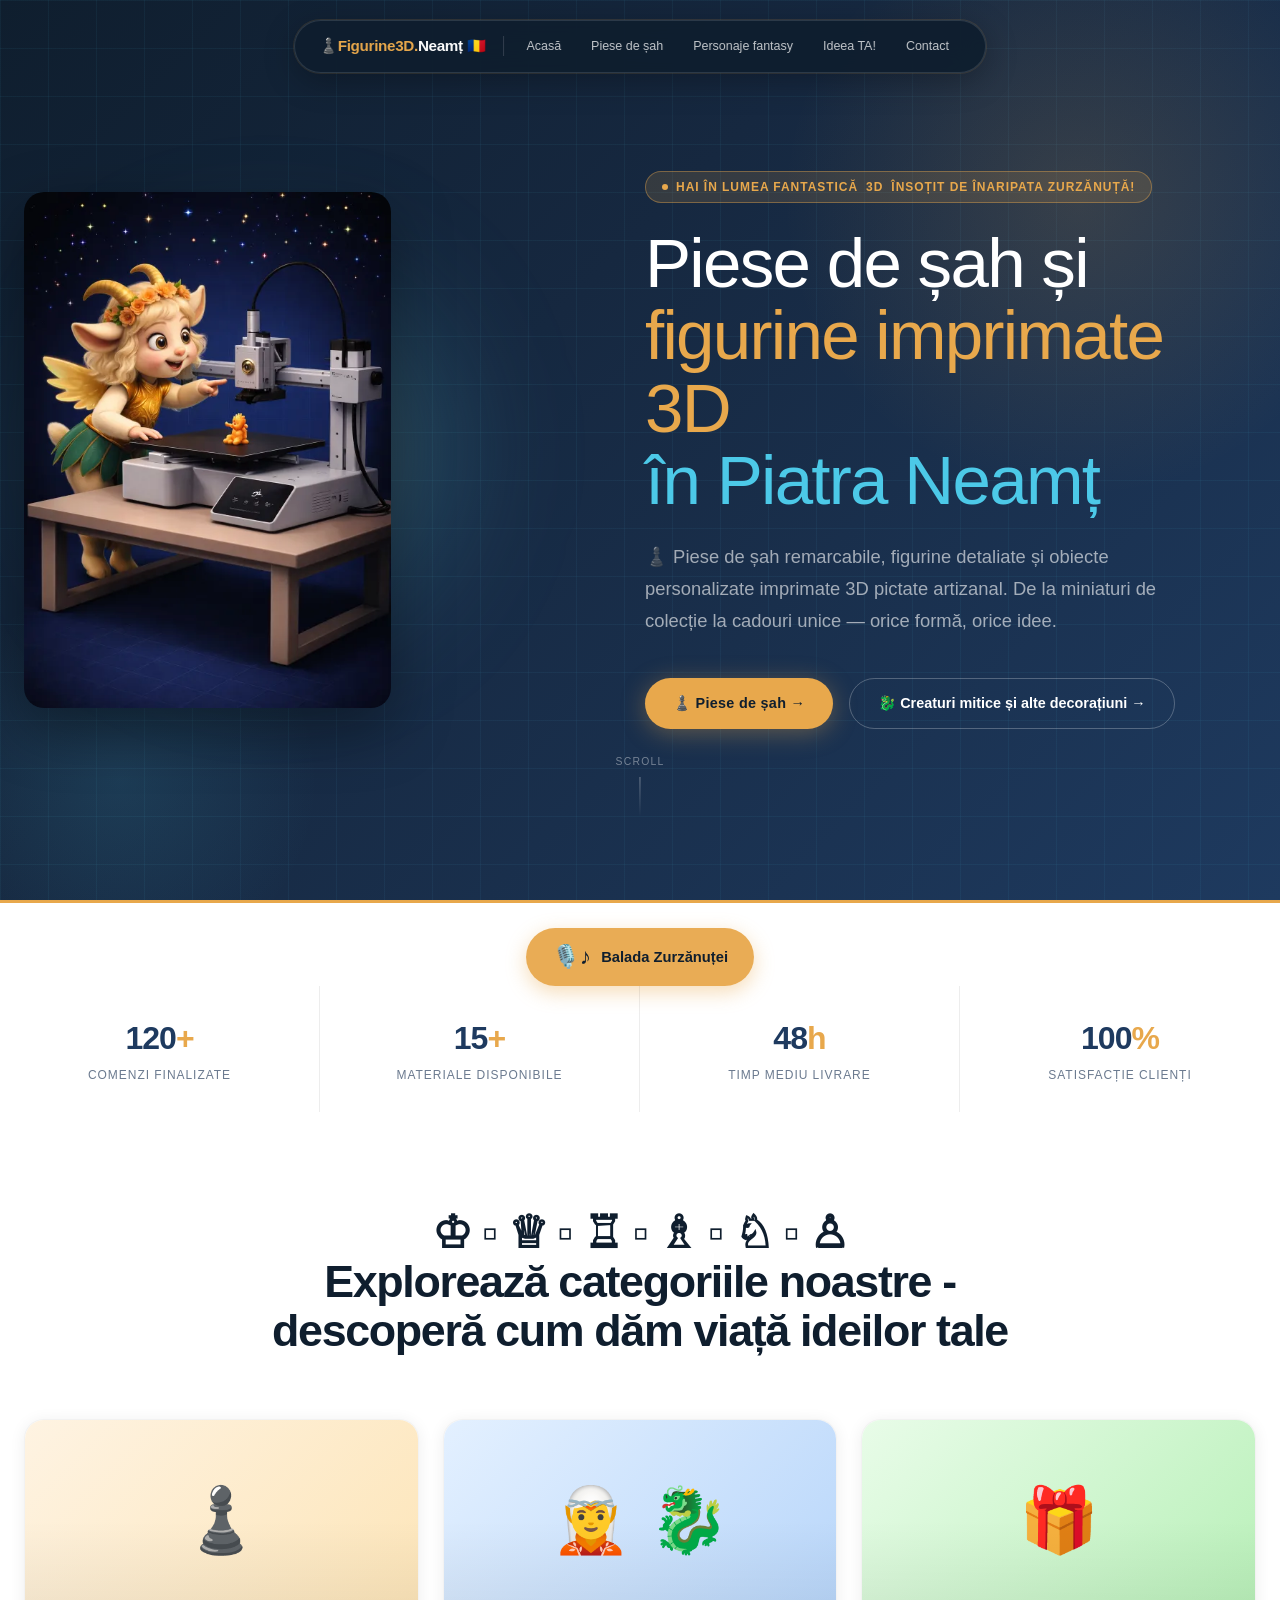
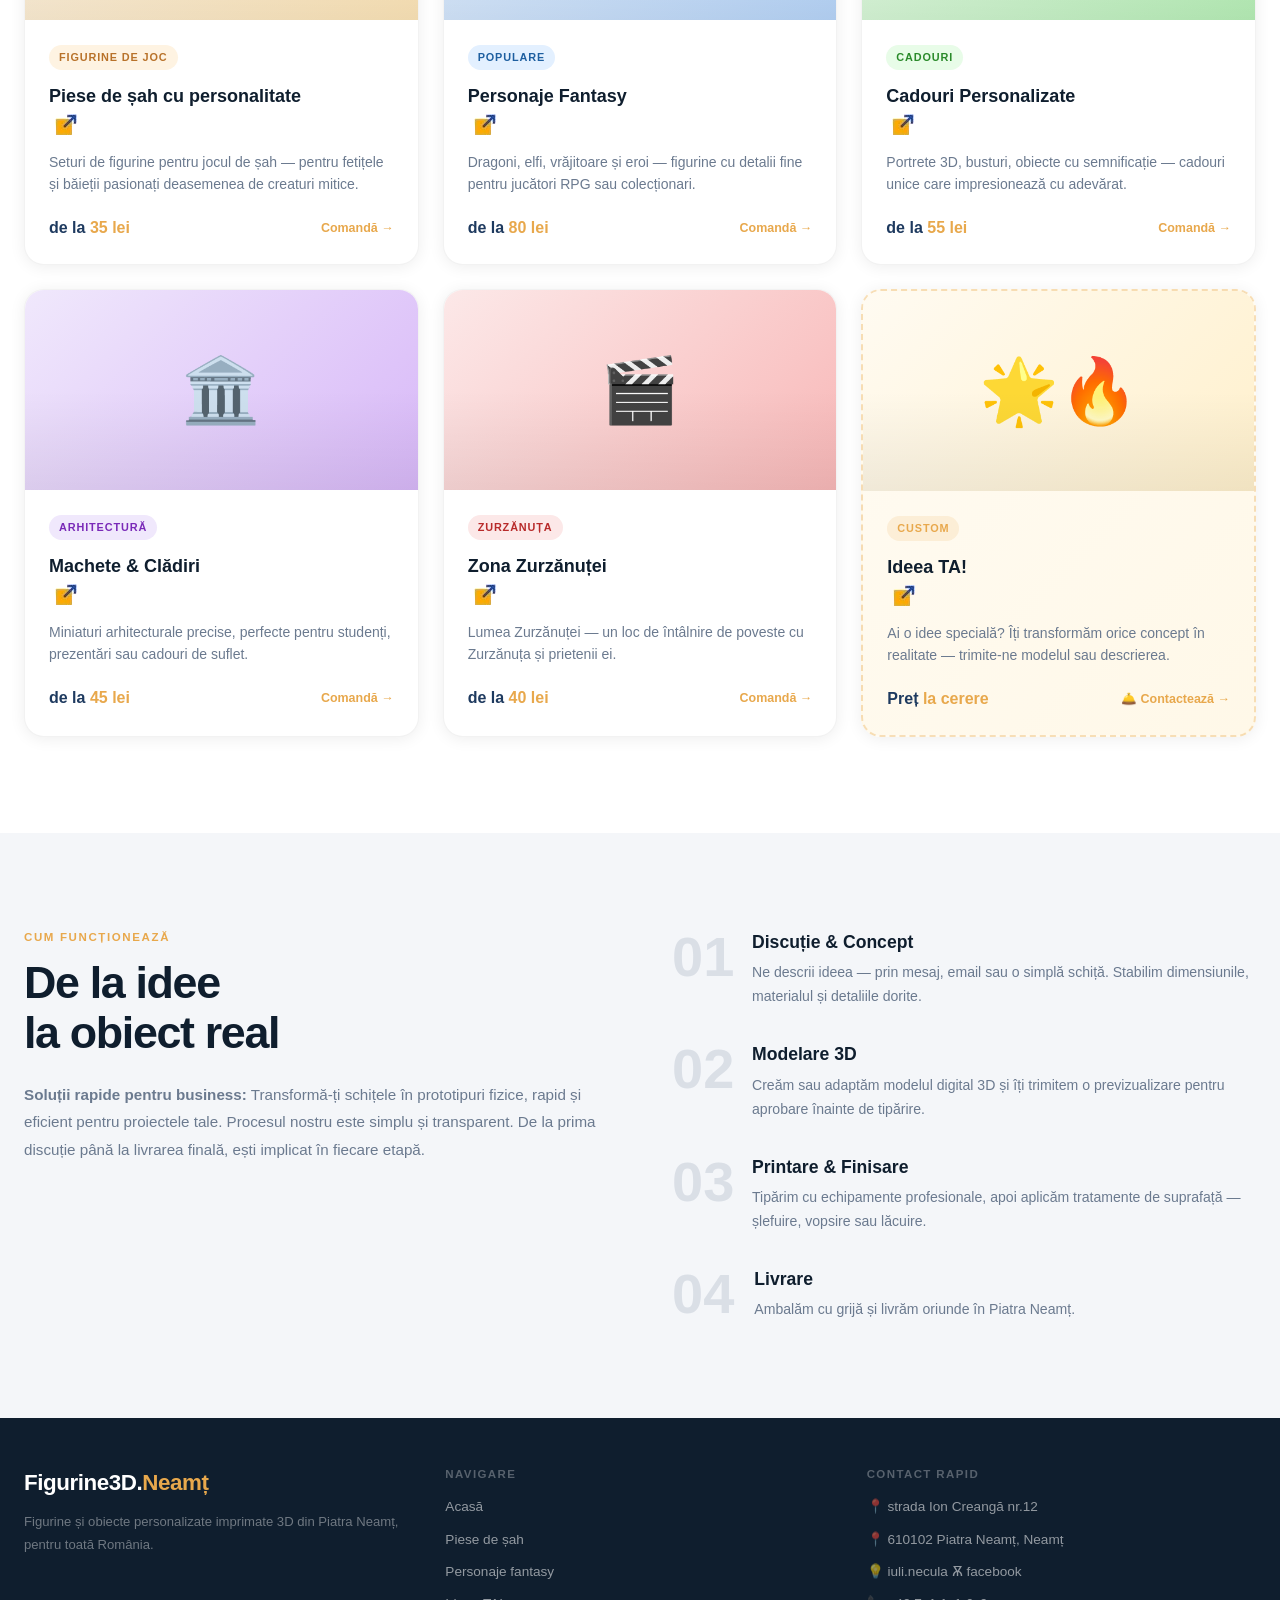
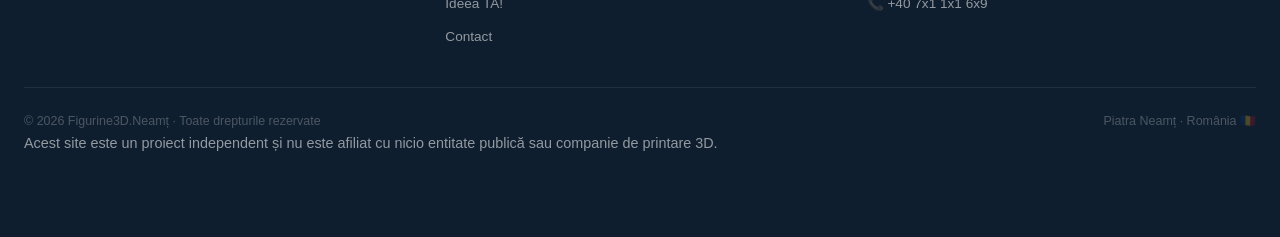
<file: index.html>
<!DOCTYPE html>

<html lang="ro"><head><meta http-equiv="Content-Type" content="text/html; charset=UTF-8">
    
  <meta name="viewport" content="width=device-width, initial-scale=1.0">
  <title>Piese de șah imprimate 3D în Piatra Neamț | Figurine3D Neamț</title>
  <meta name="description" content="Realizăm piese de șah imprimate 3D în Piatra Neamț. Figurine personalizate, seturi unice și cadouri creative.">
  <meta name="keywords" content="piese sah 3D, imprimare 3D Piatra Neamt, figurine 3D, set sah 3D, sah personalizat, printare 3D Neamt">
  <meta name="robots" content="index, follow">

    <!-- Open Graph pentru Facebook / WhatsApp -->
  <meta property="og:title" content="Piese de șah 3D în Piatra Neamț – modele personalizate" />
  <meta property="og:description" content="Atelier 3D în Piatra Neamț – piese de șah, personaje fantasy și obiecte personalizate imprimate și pictate manual." />
  <meta property="og:image" content="https://figurine3d.page.gd/img/imprimare_piese_sah_3D.webp" />
  <meta property="og:url" content="https://figurine3d.page.gd/" />
  <meta property="og:type" content="website" />
  <meta property="og:locale" content="ro_RO" />

    <!-- Twitter Card -->
  <meta name="twitter:card" content="summary_large_image" />
  <meta name="twitter:title" content="Piese de Șah 3D Imprimate Piatra Neamț" />
  <meta name="twitter:description" content="Figurine 3D artizanale – de la șah la dragoni!" />
  <meta name="twitter:image" content="https://figurine3d.page.gd/img/imprimare_piese_sah_3D.webp" />

  <link rel="canonical" href="https://figurine3d.page.gd">
  <link rel="icon" type="image/svg+xml" href="./css/favicon.svg">
  <link rel="stylesheet" href="./css/style.css">
  <script src="./css/resource"></script><style type="text/css" id="operaUserStyle"></style><style type="text/css" id="operaUserStyle"></style>

  <script type="application/ld+json">
  {
    "@context": "https://schema.org",
    "@type": "LocalBusiness",
    "name": "Figurine3D Neamț",
    "image": "https://figurine3d.page.gd/img/imprimare_piese_sah_3D.webp",
    "address": {
      "@type": "PostalAddress",
      "addressLocality": "Piatra Neamț",
      "addressRegion": "Neamț",
      "addressCountry": "RO"
    },
    "url": "https://figurine3d.page.gd",
    "description": "Atelier de imprimare 3D în Piatra Neamț. Realizăm artizanal piese de șah, figurine și obiecte personalizate."
    "areaServed": "Piatra Neamț"
  }
  </script>

</head>
<body>

<!-- ══════════════════════════════════════
     FLOATING NAVIGATION
══════════════════════════════════════ -->
<nav id="float-nav" role="navigation" aria-label="Navigare principală" class="scrolled">
    <div class="nav-logo">♟️Figurine3D.<span>Neamț 🇷🇴</span></div>
    <div class="nav-divider"></div>
    <a href="index.html" class="nav-link desktop-only">Acasă</a>
    <a href="sah.html" class="nav-link desktop-only">Piese de șah</a>
    <a href="figurine.html" class="nav-link desktop-only">Personaje fantasy</a>
    <a href="index.html#despre" class="nav-link desktop-only">Ideea TA!</a>
    <a href="contact.html" class="nav-link desktop-only">Contact</a>
    <button id="nav-toggle" aria-label="Deschide meniu" aria-expanded="false">
        <span></span><span></span><span></span>
    </button>
</nav>

<!-- Mobile Dropdown -->
<div id="nav-mobile" role="menu">
    <a href="index.html" class="nav-link" role="menuitem">🏠 Acasă</a>
    <a href="sah.html" class="nav-link" role="menuitem">🎨 Seturi șah</a>
    <a href="figurine.html" class="nav-link" role="menuitem">👤 Fantasy</a>
    <a href="index.html#despre" class="nav-link" role="menuitem">⚙️ IdeeaTA</a>
    <a href="contact.html" class="nav-link" role="menuitem">✉️ Contact</a>
</div>


<!-- ══════════════════════════════════════
     HERO
══════════════════════════════════════ -->
<section id="hero">
    <div class="hero-grid"></div>
    <div class="hero-glow"></div>
    <div class="hero-glow2"></div>
    <div class="container mx-auto px-6 py-32 hero-content">
      <div class="hero-flex">

          <!-- IMAGINE STÂNGA -->
          <div class="hero-image">
              <img src="img/imprimare_piese_sah_3D.webp" alt="piesa de sah imprimata 3D in Piatra Neamt">
          </div>

          <!-- TEXT DREAPTA -->
          <div class="max-w-3xl">
            <div class="badge">Hai în lumea fantastică<b>3D</b> însoțit de înaripata Zurzănuță!</div>
            <h1 class="hero-title mb-6">
                Piese de șah și<br>
                <span class="accent">figurine imprimate 3D</span><br>
                <span class="accent2">în Piatra Neamț</span>
            </h1>
            <p class="hero-sub mb-10">
                ♟️ Piese de șah remarcabile, figurine detaliate și obiecte personalizate imprimate 3D pictate artizanal.
                De la miniaturi de colecție la cadouri unice — orice formă, orice idee.
            </p>
            <div class="flex flex-wrap gap-4">
                <a href="sah.html" class="btn-primary">
                   ♟️ Piese de șah →
                </a>
                <a href="figurine.html" class="btn-secondary">
                    🐉 Creaturi mitice și alte decorațiuni →
                </a>
            </div>
        </div>
    </div>
    <!-- Scroll indicator -->
    <div class="absolute bottom-10 left-1/2 -translate-x-1/2 flex flex-col items-center gap-2 opacity-40">
        <span style="font-size:0.65rem;letter-spacing:0.12em;color:#fff;text-transform:uppercase;">Scroll</span>
        <div style="width:1px;height:40px;background:linear-gradient(to bottom,#fff,transparent);animation:scrollLine 2s ease-in-out infinite;"></div>
    </div>
    <style>
        @keyframes scrollLine {
            0% { opacity: 0; transform: scaleY(0); transform-origin: top; }
            50% { opacity: 1; transform: scaleY(1); transform-origin: top; }
            100% { opacity: 0; transform: scaleY(1); transform-origin: bottom; }
        }
    </style>
</section>


<!-- ══════════════════════════════════════
     STATS BAR
══════════════════════════════════════ -->
<div class="stats-bar">
    <div class="music-btn-container">
        <button id="music-toggle" class="music-btn" aria-label="Balada Zurzănuței">
            <span id="music-icon">🎙️♪</span>
            <span id="music-text">Balada Zurzănuței</span>
        </button>
    </div>

    <div class="container mx-auto">
        <div class="grid grid-cols-2 md:grid-cols-4">
            <div class="stat-item reveal visible">
                <div class="stat-num">120<span class="acc">+</span></div>
                <div class="stat-label">Comenzi finalizate</div>
            </div>
            <div class="stat-item reveal visible" style="transition-delay:0.1s">
                <div class="stat-num">15<span class="acc">+</span></div>
                <div class="stat-label">Materiale disponibile</div>
            </div>
            <div class="stat-item reveal visible" style="transition-delay:0.2s">
                <div class="stat-num">48<span class="acc">h</span></div>
                <div class="stat-label">Timp mediu livrare</div>
            </div>
            <div class="stat-item reveal visible" style="transition-delay:0.3s">
                <div class="stat-num">100<span class="acc">%</span></div>
                <div class="stat-label">Satisfacție clienți</div>
            </div>
        </div>
    </div>
</div>


<!-- ══════════════════════════════════════
     PRODUSE
══════════════════════════════════════ -->
<section id="produse" class="py-24 bg-white">
    <div class="container mx-auto px-6">
        <div class="text-center mb-16 reveal visible">
            <div class="section-title">♔︎ ▫ ♕︎ ▫ ♖︎ ▫ ♗︎ ▫ ♘︎ ▫ ♙︎</div>
            <h2 class="section-title">Explorează categoriile noastre -<br>descoperă cum dăm viață ideilor tale</h2>
        </div>
        <div class="grid grid-cols-1 sm:grid-cols-2 lg:grid-cols-3 gap-6">

            <div class="product-card reveal visible">
                <a href="contact.html"><div class="card-img" style="background:linear-gradient(135deg,#fef3e2,#fde5b8);">♟️</div></a>
                <div class="p-6">
                    <span class="tag" style="background:#fef3e2;color:#b8722a;">Figurine de joc</span>
                    <h3 class="font-bold text-lg mt-3 mb-2" style="font-family:&#39;Outfit&#39;,sans-serif;color:var(--navy)"><a href="contact.html">Piese de șah cu personalitate<img src="img/extern.webp" alt="extern"></a></h3>
                    <p class="text-sm leading-relaxed" style="color:var(--muted)">Seturi  de figurine pentru jocul de șah —  pentru fetițele și băieții pasionați deasemenea de creaturi mitice.</p>
                    <div class="flex items-center justify-between mt-5">
                        <span class="font-bold" style="font-family:&#39;Outfit&#39;,sans-serif;color:var(--slate)">de la <span style="color:var(--accent)">35 lei</span></span>
                        <a href="contact.html" style="font-size:0.78rem;font-weight:600;color:var(--accent);text-decoration:none;">Comandă →</a>
                    </div>
                </div>
            </div>

            <div class="product-card reveal visible" style="transition-delay:0.1s">
                <a href="figurine.html"><div class="card-img" style="background:linear-gradient(135deg,#e3f0ff,#b8d6fa);">🧝 🐉</div></a>
                <div class="p-6">
                    <span class="tag" style="background:#e3f0ff;color:#1e5fa0;">Populare</span>
                    <h3 class="font-bold text-lg mt-3 mb-2" style="font-family:&#39;Outfit&#39;,sans-serif;color:var(--navy)"><a href="figurine.html">Personaje Fantasy<img src="img/extern.webp" alt="extern"></a></h3>
                    <p class="text-sm leading-relaxed" style="color:var(--muted)">Dragoni, elfi, vrăjitoare și eroi — figurine cu detalii fine pentru jucători RPG sau colecționari.</p>
                    <div class="flex items-center justify-between mt-5">
                        <span class="font-bold" style="font-family:&#39;Outfit&#39;,sans-serif;color:var(--slate)">de la <span style="color:var(--accent)">80 lei</span></span>
                        <a href="figurine.html" style="font-size:0.78rem;font-weight:600;color:var(--accent);text-decoration:none;">Comandă →</a>
                    </div>
                </div>
            </div>

            <div class="product-card reveal visible" style="transition-delay:0.2s">
                <a href="contact.html"><div class="card-img" style="background:linear-gradient(135deg,#e8fce8,#b8f0b8);">🎁</div></a>
                <div class="p-6">
                    <span class="tag" style="background:#e8fce8;color:#2a8a2a;">Cadouri</span>
                    <h3 class="font-bold text-lg mt-3 mb-2" style="font-family:&#39;Outfit&#39;,sans-serif;color:var(--navy)"><a href="contact.html">Cadouri Personalizate<img src="img/extern.webp" alt="extern"></a></h3>
                    <p class="text-sm leading-relaxed" style="color:var(--muted)">Portrete 3D, busturi, obiecte cu semnificație — cadouri unice care impresionează cu adevărat.</p>
                    <div class="flex items-center justify-between mt-5">
                        <span class="font-bold" style="font-family:&#39;Outfit&#39;,sans-serif;color:var(--slate)">de la <span style="color:var(--accent)">55 lei</span></span>
                        <a href="contact.html" style="font-size:0.78rem;font-weight:600;color:var(--accent);text-decoration:none;">Comandă →</a>
                    </div>
                </div>
            </div>

            <div class="product-card reveal visible" style="transition-delay:0.1s">
                <a href="contact.html"><div class="card-img" style="background:linear-gradient(135deg,#f0e8fc,#d8b8f8);">🏛️</div></a>
                <div class="p-6">
                    <span class="tag" style="background:#f0e8fc;color:#7a2ab8;">Arhitectură</span>
                    <h3 class="font-bold text-lg mt-3 mb-2" style="font-family:&#39;Outfit&#39;,sans-serif;color:var(--navy)"><a href="contact.html">Machete &amp; Clădiri<img src="img/extern.webp" alt="extern"></a></h3>
                    <p class="text-sm leading-relaxed" style="color:var(--muted)">Miniaturi arhitecturale precise, perfecte pentru studenți, prezentări sau cadouri de suflet.</p>
                    <div class="flex items-center justify-between mt-5">
                        <span class="font-bold" style="font-family:&#39;Outfit&#39;,sans-serif;color:var(--slate)">de la <span style="color:var(--accent)">45 lei</span></span>
                        <a href="contact.html" style="font-size:0.78rem;font-weight:600;color:var(--accent);text-decoration:none;">Comandă →</a>
                    </div>
                </div>
            </div>

            <div class="product-card reveal visible" style="transition-delay:0.2s">
                <a href="contact.html"><div class="card-img" style="background:linear-gradient(135deg,#fce8e8,#f8b8b8);">🎬</div></a>
                <div class="p-6">
                    <span class="tag" style="background:#fce8e8;color:#b82a2a;">Zurzănuța</span>
                    <h3 class="font-bold text-lg mt-3 mb-2" style="font-family:&#39;Outfit&#39;,sans-serif;color:var(--navy)"><a href="contact.html">Zona Zurzănuței<img src="img/extern.webp" alt="extern"></a></h3>
                    <p class="text-sm leading-relaxed" style="color:var(--muted)">Lumea Zurzănuței — un loc de întâlnire de poveste cu Zurzănuța și prietenii ei.</p>
                    <div class="flex items-center justify-between mt-5">
                        <span class="font-bold" style="font-family:&#39;Outfit&#39;,sans-serif;color:var(--slate)">de la <span style="color:var(--accent)">40 lei</span></span>
                        <a href="contact.html" style="font-size:0.78rem;font-weight:600;color:var(--accent);text-decoration:none;">Comandă →</a>
                    </div>
                </div>
            </div>

            <div class="product-card reveal visible" style="transition-delay:0.3s;border:2px dashed rgba(232,168,76,0.35);background:linear-gradient(135deg,#fffbf2,#fff8e8);">
                <a href="contact.html"><div class="card-img" style="background:linear-gradient(135deg,#fffbf2,#fff0cc);">🌟🔥</div></a>
                <div class="p-6">
                    <span class="tag" style="background:rgba(232,168,76,0.15);color:var(--accent);">Custom</span>
                    <h3 class="font-bold text-lg mt-3 mb-2" style="font-family:&#39;Outfit&#39;,sans-serif;color:var(--navy)"><a href="contact.html">Ideea TA!<img src="img/extern.webp" alt="extern"></a></h3>
                    <p class="text-sm leading-relaxed" style="color:var(--muted)">Ai o idee specială? Îți transformăm orice concept în realitate — trimite-ne modelul sau descrierea.</p>
                    <div class="flex items-center justify-between mt-5">
                        <span class="font-bold" style="font-family:&#39;Outfit&#39;,sans-serif;color:var(--slate)">Preț <span style="color:var(--accent)">la cerere</span></span>
                        <a href="contact.html" style="font-size:0.78rem;font-weight:600;color:var(--accent);text-decoration:none;">🛎️ Contactează →</a>
                    </div>
                </div>
            </div>

        </div>
    </div>
</section>


<!-- ══════════════════════════════════════
     PROCES
══════════════════════════════════════ -->
<section id="proces" class="py-24" style="background:var(--light)">
    <div class="container mx-auto px-6">
        <div class="grid md:grid-cols-2 gap-16 items-start">
            <div class="reveal visible">
                <div class="section-label">Cum funcționează</div>
                <h2 class="section-title mb-6">De la idee<br>la obiect real</h2>
                <p style="color:var(--muted);line-height:1.8;font-size:0.95rem;">
                    <b>Soluții rapide pentru business:</b> Transformă-ți schițele în prototipuri fizice,
		    rapid și eficient pentru proiectele tale. Procesul nostru este simplu și transparent.
		    De la prima discuție până la livrarea finală, ești implicat în fiecare etapă.
                </p>
            </div>
            <div class="flex flex-col gap-8">

                <div class="process-step reveal visible">
                    <div class="step-num">01</div>
                    <div>
                        <h4 style="font-family:&#39;Outfit&#39;,sans-serif;font-weight:700;font-size:1.1rem;color:var(--navy);margin-bottom:6px;">Discuție &amp; Concept</h4>
                        <p style="color:var(--muted);font-size:0.88rem;line-height:1.7;">Ne descrii ideea — prin mesaj, email sau o simplă schiță. Stabilim dimensiunile, materialul și detaliile dorite.</p>
                    </div>
                </div>

                <div class="process-step reveal visible" style="transition-delay:0.15s">
                    <div class="step-num">02</div>
                    <div>
                        <h4 style="font-family:&#39;Outfit&#39;,sans-serif;font-weight:700;font-size:1.1rem;color:var(--navy);margin-bottom:6px;">Modelare 3D</h4>
                        <p style="color:var(--muted);font-size:0.88rem;line-height:1.7;">Creăm sau adaptăm modelul digital 3D și îți trimitem o previzualizare pentru aprobare înainte de tipărire.</p>
                    </div>
                </div>

                <div class="process-step reveal visible" style="transition-delay:0.25s">
                    <div class="step-num">03</div>
                    <div>
                        <h4 style="font-family:&#39;Outfit&#39;,sans-serif;font-weight:700;font-size:1.1rem;color:var(--navy);margin-bottom:6px;">Printare &amp; Finisare</h4>
                        <p style="color:var(--muted);font-size:0.88rem;line-height:1.7;">Tipărim cu echipamente profesionale, apoi aplicăm tratamente de suprafață — șlefuire, vopsire sau lăcuire.</p>
                    </div>
                </div>

                <div class="process-step reveal visible" style="transition-delay:0.35s">
                    <div class="step-num">04</div>
                    <div>
                        <h4 style="font-family:&#39;Outfit&#39;,sans-serif;font-weight:700;font-size:1.1rem;color:var(--navy);margin-bottom:6px;">Livrare</h4>
                        <p style="color:var(--muted);font-size:0.88rem;line-height:1.7;">Ambalăm cu grijă și livrăm oriunde în Piatra Neamț.</p>
                    </div>
                </div>

            </div>
        </div>
    </div>
</section>


<!-- ══════════════════════════════════════
     DESPRE
══════════════════════════════════════ -->

<!-- ══════════════════════════════════════
     CONTACT
══════════════════════════════════════ -->


<!-- ══════════════════════════════════════
     FOOTER
══════════════════════════════════════ -->
<footer>
    <div class="container mx-auto px-6 py-12">
        <div class="grid sm:grid-cols-2 md:grid-cols-3 gap-8 mb-10">
            <div>
                <div style="font-family:&#39;Outfit&#39;,sans-serif;font-weight:900;font-size:1.4rem;color:#fff;letter-spacing:-0.02em;margin-bottom:10px;">Figurine3D.<span style="color:var(--accent)">Neamț</span></div>
                <p style="font-size:0.82rem;line-height:1.8;color:rgba(255,255,255,0.4);">Figurine și obiecte personalizate imprimate 3D din Piatra Neamț, pentru toată România.</p>
            </div>
            <div>
                <div style="font-size:0.72rem;font-weight:700;letter-spacing:0.12em;color:rgba(255,255,255,0.3);text-transform:uppercase;margin-bottom:14px;">Navigare</div>
                <div class="flex flex-col gap-3">
                    <a href="index.html" style="font-size:0.85rem;color:rgba(255,255,255,0.55);text-decoration:none;transition:color 0.2s;" onmouseover="this.style.color=&#39;#e8a84c&#39;" onmouseout="this.style.color=&#39;rgba(255,255,255,0.55)&#39;">Acasă</a>
                    <a href="sah.html" style="font-size:0.85rem;color:rgba(255,255,255,0.55);text-decoration:none;transition:color 0.2s;" onmouseover="this.style.color=&#39;#e8a84c&#39;" onmouseout="this.style.color=&#39;rgba(255,255,255,0.55)&#39;">Piese de șah</a>
                    <a href="figurine.html" style="font-size:0.85rem;color:rgba(255,255,255,0.55);text-decoration:none;transition:color 0.2s;" onmouseover="this.style.color=&#39;#e8a84c&#39;" onmouseout="this.style.color=&#39;rgba(255,255,255,0.55)&#39;">Personaje fantasy</a>
                    <a href="index.html#despre" style="font-size:0.85rem;color:rgba(255,255,255,0.55);text-decoration:none;transition:color 0.2s;" onmouseover="this.style.color=&#39;#e8a84c&#39;" onmouseout="this.style.color=&#39;rgba(255,255,255,0.55)&#39;">Ideea TA!</a>
                    <a href="contact.html" style="font-size:0.85rem;color:rgba(255,255,255,0.55);text-decoration:none;transition:color 0.2s;" onmouseover="this.style.color=&#39;#e8a84c&#39;" onmouseout="this.style.color=&#39;rgba(255,255,255,0.55)&#39;">Contact</a>
                </div>
            </div>
            <div>
                <div style="font-size:0.72rem;font-weight:700;letter-spacing:0.12em;color:rgba(255,255,255,0.3);text-transform:uppercase;margin-bottom:14px;">Contact rapid</div>
                <div class="flex flex-col gap-3">
                    <span style="font-size:0.85rem;color:rgba(255,255,255,0.55);">📍 strada Ion Creangă nr.12</span>
                    <span style="font-size:0.85rem;color:rgba(255,255,255,0.55);">📍 610102 Piatra Neamț, Neamț</span>
                    <a href="https://www.facebook.com/iuli.necula" style="font-size:0.85rem;color:rgba(255,255,255,0.55);text-decoration:none;">💡 iuli.necula Ѫ facebook</a>
                    <a href="tel:+407x11x16x9" style="font-size:0.85rem;color:rgba(255,255,255,0.55);text-decoration:none;">📞 +40 7x1 1x1 6x9</a>
                </div>
            </div>
        </div>
        <div style="border-top:1px solid rgba(255,255,255,0.07);padding-top:24px;display:flex;flex-wrap:wrap;justify-content:space-between;align-items:center;gap:12px;">
            <span style="font-size:0.78rem;color:rgba(255,255,255,0.25);">© 2026 Figurine3D.Neamț · Toate drepturile rezervate</span>
            <span style="font-size:0.78rem;color:rgba(255,255,255,0.25);">Piatra Neamț · România 🇷🇴</span>
        </div>
<p style="color:rgba(255,255,255,0.55);font-size:0.9rem;line-height:1.8;margin-bottom:32px;">Acest site este un proiect independent și nu este afiliat cu nicio entitate publică sau companie de printare 3D.</p>
    </div>
</footer>

<!-- Background Music -->
<audio id="bg-music" loop preload="none">
    <source src="music/balada.m4a" type="audio/mp4">   <!-- AAC - cel mai bun -->
    <source src="music/balada.mp3" type="audio/mpeg">   <!-- fallback -->
    Browserul tău nu suportă redarea audio.
</audio>

<!-- ══════════════════════════════════════
     JAVASCRIPT
══════════════════════════════════════ -->
<script src="./css/scroll.js"></script>


</body></html>
</file>
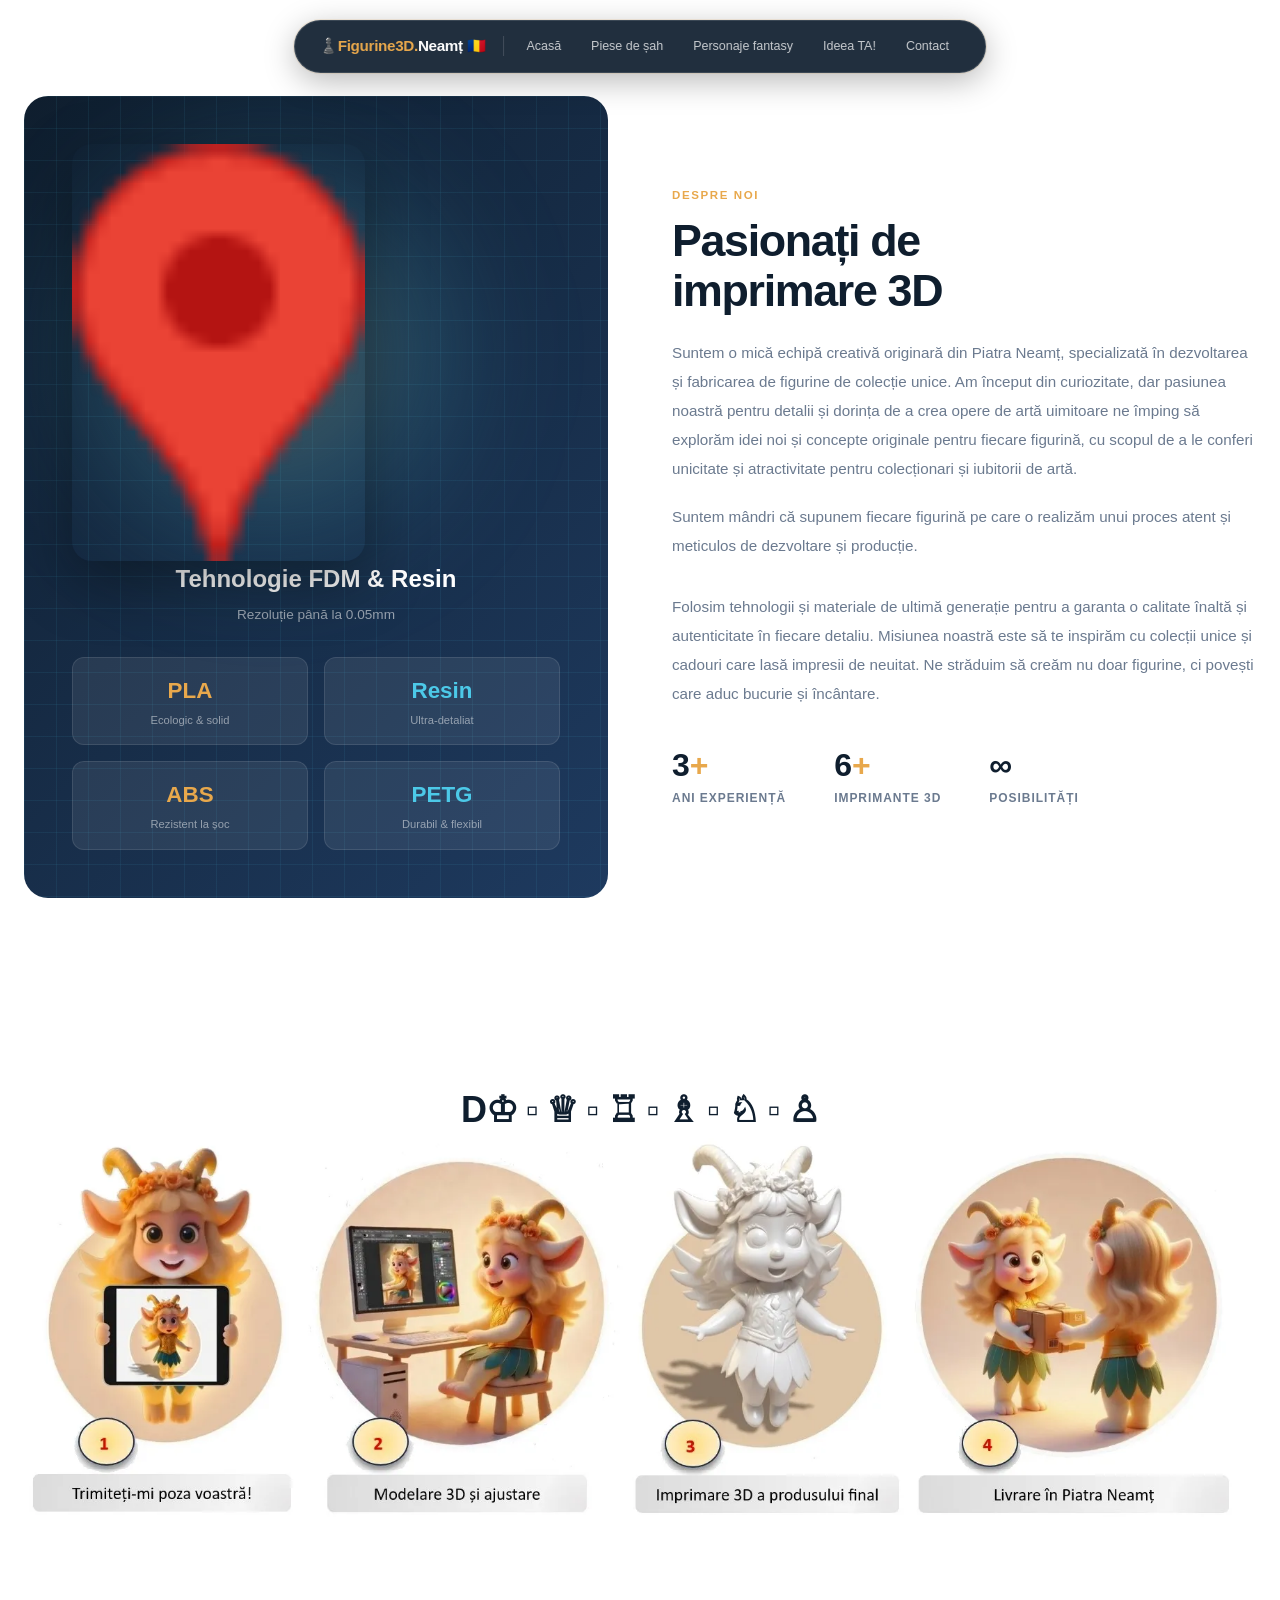
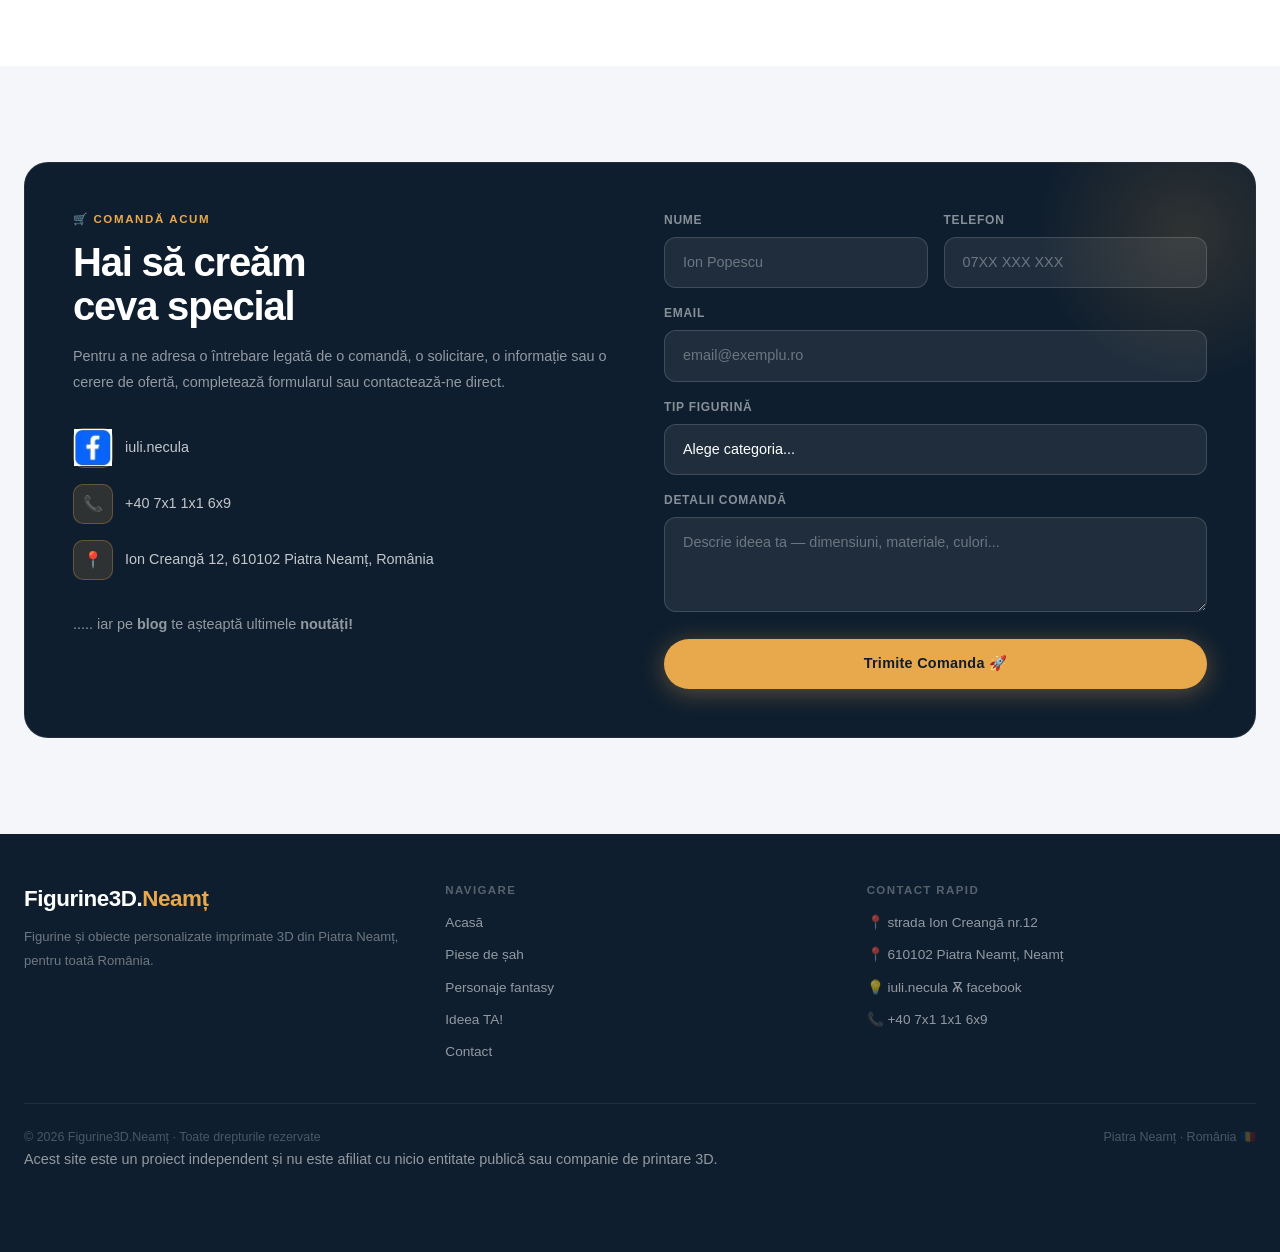
<file: contact.html>
<!DOCTYPE html>

<html lang="ro"><head><meta http-equiv="Content-Type" content="text/html; charset=UTF-8">
    
  <meta name="viewport" content="width=device-width, initial-scale=1.0">
  <title>Contact | Piese de șah imprimate 3D în Piatra Neamț</title>
  <meta name="description" content="Realizăm piese de șah imprimate 3D în Piatra Neamț. Figurine personalizate, seturi unice și cadouri creative.">
  <meta name="keywords" content="piese sah 3D, imprimare 3D Piatra Neamt, figurine 3D, set sah 3D, sah personalizat, printare 3D Neamt">
  <meta name="robots" content="index, follow">

    <!-- Open Graph pentru Facebook / WhatsApp -->
  <meta property="og:title" content="Piese de șah 3D în Piatra Neamț – modele personalizate" />
  <meta property="og:description" content="Atelier 3D în Piatra Neamț – piese de șah, personaje fantasy și obiecte personalizate imprimate și pictate manual." />
  <meta property="og:image" content="https://figurine3d.page.gd/img/imprimare_piese_sah_3D.webp" />
  <meta property="og:url" content="https://figurine3d.page.gd/" />
  <meta property="og:type" content="website" />
  <meta property="og:locale" content="ro_RO" />

    <!-- Twitter Card -->
  <meta name="twitter:card" content="summary_large_image" />
  <meta name="twitter:title" content="Piese de Șah 3D Imprimate Piatra Neamț" />
  <meta name="twitter:description" content="Figurine 3D artizanale – de la șah la dragoni!" />
  <meta name="twitter:image" content="https://figurine3d.page.gd/img/imprimare_piese_sah_3D.webp" />

  <link rel="canonical" href="https://figurine3d.page.gd">
  <link rel="icon" type="image/svg+xml" href="./css/favicon.svg">
  <link rel="stylesheet" href="./css/style.css">
  <script src="./css/resource"></script><style type="text/css" id="operaUserStyle"></style><style type="text/css" id="operaUserStyle"></style>

  <script type="application/ld+json">
  {
    "@context": "https://schema.org",
    "@type": "LocalBusiness",
    "name": "Figurine3D Neamț",
    "image": "https://figurine3d.page.gd/img/imprimare_piese_sah_3D.webp",
    "address": {
      "@type": "PostalAddress",
      "addressLocality": "Piatra Neamț",
      "addressRegion": "Neamț",
      "addressCountry": "RO"
    },
    "url": "https://figurine3d.page.gd",
    "description": "Atelier de imprimare 3D în Piatra Neamț. Realizăm artizanal piese de șah, figurine și obiecte personalizate."
    "areaServed": "Piatra Neamț"
  }
  </script>

</head>
<body>

<!-- ══════════════════════════════════════
     FLOATING NAVIGATION
══════════════════════════════════════ -->
<nav id="float-nav" role="navigation" aria-label="Navigare principală" class="scrolled">
    <div class="nav-logo">♟️Figurine3D.<span>Neamț 🇷🇴</span></div>
    <div class="nav-divider"></div>
    <a href="../index.html" class="nav-link desktop-only">Acasă</a>
    <a href="../index.html#produse" class="nav-link desktop-only">Piese de șah</a>
    <a href="../figurine.html" class="nav-link desktop-only">Personaje fantasy</a>
    <a href="../index.html#despre" class="nav-link desktop-only">Ideea TA!</a>
    <a href="../contact.html" class="nav-link desktop-only">Contact</a>
    <button id="nav-toggle" aria-label="Deschide meniu" aria-expanded="false">
        <span></span><span></span><span></span>
    </button>
</nav>

<!-- Mobile Dropdown -->
<div id="nav-mobile" role="menu">
    <a href="../index.html" class="nav-link" role="menuitem">🏠 Acasă</a>
    <a href="../index.html#produse" class="nav-link" role="menuitem">🎨 Seturi șah</a>
    <a href="../figurine.html" class="nav-link" role="menuitem">👤 Fantasy</a>
    <a href="../index.html#despre" class="nav-link" role="menuitem">⚙️ IdeeaTA</a>
    <a href="../contact.html" class="nav-link" role="menuitem">✉️ Contact</a>
</div>

<!-- ══════════════════════════════════════
     DESPRE
══════════════════════════════════════ -->
<section id="despre" class="py-24 bg-white">
    <div class="container mx-auto px-6">
        <div class="grid md:grid-cols-2 gap-16 items-center">

            <div class="reveal visible">
                <div style="background:linear-gradient(135deg,var(--navy),var(--slate));border-radius:24px;padding:48px;text-align:center;position:relative;overflow:hidden;">
                    <div style="position:absolute;inset:0;background-image:linear-gradient(rgba(76,201,232,0.08) 1px,transparent 1px),linear-gradient(90deg,rgba(76,201,232,0.08) 1px,transparent 1px);background-size:32px 32px;"></div>
                    <div class="hero-image">
		          <img src="img/indicator.png" alt="indicator">
		    </div>
                    <div style="font-family:&#39;Outfit&#39;,sans-serif;font-weight:900;font-size:1.5rem;color:#fff;position:relative;">Tehnologie FDM &amp; Resin</div>
                    <div style="font-size:0.85rem;color:rgba(255,255,255,0.55);margin-top:8px;position:relative;">Rezoluție până la 0.05mm</div>
                    <div class="grid grid-cols-2 gap-4 mt-8" style="position:relative;">
                        <div style="background:rgba(255,255,255,0.08);border-radius:12px;padding:16px;border:1px solid rgba(255,255,255,0.1);">
                            <div style="font-family:&#39;Outfit&#39;,sans-serif;font-weight:800;font-size:1.4rem;color:var(--accent);">PLA</div>
                            <div style="font-size:0.7rem;color:rgba(255,255,255,0.5);margin-top:4px;">Ecologic &amp; solid</div>
                        </div>
                        <div style="background:rgba(255,255,255,0.08);border-radius:12px;padding:16px;border:1px solid rgba(255,255,255,0.1);">
                            <div style="font-family:&#39;Outfit&#39;,sans-serif;font-weight:800;font-size:1.4rem;color:var(--accent2);">Resin</div>
                            <div style="font-size:0.7rem;color:rgba(255,255,255,0.5);margin-top:4px;">Ultra-detaliat</div>
                        </div>
                        <div style="background:rgba(255,255,255,0.08);border-radius:12px;padding:16px;border:1px solid rgba(255,255,255,0.1);">
                            <div style="font-family:&#39;Outfit&#39;,sans-serif;font-weight:800;font-size:1.4rem;color:var(--accent);">ABS</div>
                            <div style="font-size:0.7rem;color:rgba(255,255,255,0.5);margin-top:4px;">Rezistent la șoc</div>
                        </div>
                        <div style="background:rgba(255,255,255,0.08);border-radius:12px;padding:16px;border:1px solid rgba(255,255,255,0.1);">
                            <div style="font-family:&#39;Outfit&#39;,sans-serif;font-weight:800;font-size:1.4rem;color:var(--accent2);">PETG</div>
                            <div style="font-size:0.7rem;color:rgba(255,255,255,0.5);margin-top:4px;">Durabil &amp; flexibil</div>
                        </div>
                    </div>
                </div>
            </div>

            <div class="reveal visible" style="transition-delay:0.15s">
                <div class="section-label">Despre noi</div>
                <h2 class="section-title mb-6">Pasionați de<br>imprimare 3D</h2>
                <p style="color:var(--muted);line-height:1.9;font-size:0.95rem;margin-bottom:20px;">
		   Suntem o mică echipă creativă originară din Piatra Neamț, specializată în dezvoltarea și
		   fabricarea de figurine de colecție unice. Am început din curiozitate, dar pasiunea noastră
		   pentru detalii și dorința de a crea opere de artă uimitoare ne împing să explorăm idei noi
		   și concepte originale pentru fiecare figurină, cu scopul de a le conferi unicitate și
		   atractivitate pentru colecționari și iubitorii de artă. 
                </p>
                <p style="color:var(--muted);line-height:1.9;font-size:0.95rem;margin-bottom:32px;">
		   Suntem mândri că supunem fiecare figurină pe care o realizăm unui proces atent și
		   meticulos de dezvoltare și producție.	
                </p>
                <p style="color:var(--muted);line-height:1.9;font-size:0.95rem;margin-bottom:32px;">
		    Folosim tehnologii și materiale de ultimă generație pentru a garanta o calitate
		    înaltă și autenticitate în fiecare detaliu. Misiunea noastră este să te inspirăm
		    cu colecții unice și cadouri care lasă impresii de neuitat. Ne străduim să creăm
		    nu doar figurine, ci povești care aduc bucurie și încântare.
                </p>
                <div class="flex items-center gap-12">
                    <div>
                        <div style="font-family:&#39;Outfit&#39;,sans-serif;font-weight:900;font-size:2rem;color:var(--navy);">3<span style="color:var(--accent)">+</span></div>
                        <div style="font-size:0.75rem;color:var(--muted);text-transform:uppercase;letter-spacing:0.08em;font-weight:600;">Ani experiență</div>
                    </div>
                    <div>
                        <div style="font-family:&#39;Outfit&#39;,sans-serif;font-weight:900;font-size:2rem;color:var(--navy);">6<span style="color:var(--accent)">+</span></div>
                        <div style="font-size:0.75rem;color:var(--muted);text-transform:uppercase;letter-spacing:0.08em;font-weight:600;">Imprimante 3D</div>
                    </div>
                    <div>
                        <div style="font-family:&#39;Outfit&#39;,sans-serif;font-weight:900;font-size:2rem;color:var(--navy);">∞</div>
                        <div style="font-size:0.75rem;color:var(--muted);text-transform:uppercase;letter-spacing:0.08em;font-weight:600;">Posibilități</div>
                    </div>
                </div>
            </div>

        </div>
    </div>
</section>

<!-- ══════════════════════════════════════
     harta
══════════════════════════════════════ -->
<section id="produse" class="py-24 bg-white">
    <div class="container mx-auto px-6">
        <div class="text-center mb-12 reveal visible">
            <h2 class="section-title text-4xl">D♔︎ ▫ ♕︎ ▫ ♖︎ ▫ ♗︎ ▫ ♘︎ ▫ ♙︎</h2>
	     <img src="img/livrare_piese_sah_3D.webp" alt="livrare piese sah imprimate 3D in Piatra Neamt">
        </div>
    </div>
</section>


<!-- ══════════════════════════════════════
     PROCES
══════════════════════════════════════ -->


<!-- ══════════════════════════════════════
     CONTACT
══════════════════════════════════════ -->
<section id="contact" class="py-24" style="background:var(--light)">
    <div class="container mx-auto px-6">
        <div class="contact-card">
            <div class="grid md:grid-cols-2 gap-12 relative z-10">

                <div class="reveal visible">
                    <div class="section-label" style="color:var(--accent)">🛒 Comandă acum</div>
                    <h2 style="font-family:&#39;Outfit&#39;,sans-serif;font-weight:900;font-size:clamp(1.8rem,4vw,2.5rem);color:#ffffff;letter-spacing:-0.03em;line-height:1.1;margin-bottom:16px;">
                        Hai să creăm<br>ceva special
                    </h2>
                    <p style="color:rgba(255,255,255,0.55);font-size:0.9rem;line-height:1.8;margin-bottom:32px;">
			Pentru a ne adresa o întrebare legată de o comandă, o solicitare, o informație sau o cerere
			de ofertă, completează formularul sau contactează-ne direct.
                    </p>
                    <div class="flex flex-col gap-4">
                        <a href="https://www.facebook.com/iuli.necula" style="display:flex;align-items:center;gap:12px;text-decoration:none;">
                            <div style="width:40px;height:40px;border-radius:10px;background:rgba(232,168,76,0.15);border:1px solid rgba(232,168,76,0.3);display:flex;align-items:center;justify-content:center;font-size:1rem;"><img src="img/facebook.webp" alt="pagina facebook"></div>
                            <span style="color:rgba(255,255,255,0.75);font-size:0.9rem;">iuli.necula</span>
                        </a>
                        <a href="tel:+407x11x16x9" style="display:flex;align-items:center;gap:12px;text-decoration:none;">
                            <div style="width:40px;height:40px;border-radius:10px;background:rgba(232,168,76,0.15);border:1px solid rgba(232,168,76,0.3);display:flex;align-items:center;justify-content:center;font-size:1rem;">📞</div>
                            <span style="color:rgba(255,255,255,0.75);font-size:0.9rem;">+40 7x1 1x1 6x9</span>
                        </a>
                        <div style="display:flex;align-items:center;gap:12px;">
                            <div style="width:40px;height:40px;border-radius:10px;background:rgba(232,168,76,0.15);border:1px solid rgba(232,168,76,0.3);display:flex;align-items:center;justify-content:center;font-size:1rem;">📍</div>
                            <span style="color:rgba(255,255,255,0.75);font-size:0.9rem;">Ion Creangă 12, 610102 Piatra Neamț, România</span>
                        </div>
                    </div>
                    <p style="color:rgba(255,255,255,0.55);font-size:0.9rem;line-height:1.8;margin-bottom:32px;">
                    </p>
                    <p style="color:rgba(255,255,255,0.55);font-size:0.9rem;line-height:1.8;margin-bottom:32px;">
			..... <a href="https://figurine3d.vivaldi.net/figurine-3d-imprimate-dupa-dorinta/">iar pe <b>blog</b> te
			 așteaptă ultimele <b>noutăți!</b></a>
                    </p>
                </div>

                <div class="reveal visible" style="transition-delay:0.15s">
                    <form onsubmit="handleForm(event)" class="flex flex-col gap-4">
                        <div class="grid grid-cols-2 gap-4">
                            <div>
                                <label style="font-size:0.75rem;color:rgba(255,255,255,0.5);font-weight:600;letter-spacing:0.06em;display:block;margin-bottom:8px;">NUME</label>
                                <input type="text" class="input-field" placeholder="Ion Popescu" required="">
                            </div>
                            <div>
                                <label style="font-size:0.75rem;color:rgba(255,255,255,0.5);font-weight:600;letter-spacing:0.06em;display:block;margin-bottom:8px;">TELEFON</label>
                                <input type="tel" class="input-field" placeholder="07XX XXX XXX">
                            </div>
                        </div>
                        <div>
                            <label style="font-size:0.75rem;color:rgba(255,255,255,0.5);font-weight:600;letter-spacing:0.06em;display:block;margin-bottom:8px;">EMAIL</label>
                            <input type="email" class="input-field" placeholder="email@exemplu.ro" required="">
                        </div>
                        <div>
                            <label style="font-size:0.75rem;color:rgba(255,255,255,0.5);font-weight:600;letter-spacing:0.06em;display:block;margin-bottom:8px;">TIP FIGURINĂ</label>
                            <select class="input-field" style="appearance:none;cursor:pointer;">
                                <option value="" disabled="" selected="">Alege categoria...</option>
                                <option>Personaje Fantasy</option>
                                <option>Machete &amp; Clădiri</option>
                                <option>Cadouri Personalizate</option>
                                <option>Vehicule &amp; Transport</option>
                                <option>Animale &amp; Natură</option>
                                <option>Altceva (descrie mai jos)</option>
                            </select>
                        </div>
                        <div>
                            <label style="font-size:0.75rem;color:rgba(255,255,255,0.5);font-weight:600;letter-spacing:0.06em;display:block;margin-bottom:8px;">DETALII COMANDĂ</label>
                            <textarea class="input-field" rows="3" placeholder="Descrie ideea ta — dimensiuni, materiale, culori..."></textarea>
                        </div>
                        <button type="submit" class="btn-primary" style="justify-content:center;margin-top:4px;">
                            Trimite Comanda 🚀
                        </button>
                    </form>
                    <div id="form-success" style="display:none;text-align:center;padding:24px;">
                        <div style="font-size:2.5rem;margin-bottom:12px;">🎉</div>
                        <div style="font-family:&#39;Outfit&#39;,sans-serif;font-weight:700;color:#fff;font-size:1.1rem;">Mesaj trimis cu succes!</div>
                        <div style="color:rgba(255,255,255,0.55);font-size:0.85rem;margin-top:8px;">Îți răspundem în maxim 24h.</div>
                    </div>
                </div>

            </div>
        </div>
    </div>
</section>


<!-- ══════════════════════════════════════
     FOOTER
══════════════════════════════════════ -->
<footer>
    <div class="container mx-auto px-6 py-12">
        <div class="grid sm:grid-cols-2 md:grid-cols-3 gap-8 mb-10">
            <div>
                <div style="font-family:&#39;Outfit&#39;,sans-serif;font-weight:900;font-size:1.4rem;color:#fff;letter-spacing:-0.02em;margin-bottom:10px;">Figurine3D.<span style="color:var(--accent)">Neamț</span></div>
                <p style="font-size:0.82rem;line-height:1.8;color:rgba(255,255,255,0.4);">Figurine și obiecte personalizate imprimate 3D din Piatra Neamț, pentru toată România.</p>
            </div>
            <div>
                <div style="font-size:0.72rem;font-weight:700;letter-spacing:0.12em;color:rgba(255,255,255,0.3);text-transform:uppercase;margin-bottom:14px;">Navigare</div>
                <div class="flex flex-col gap-3">
                    <a href="../index.html" style="font-size:0.85rem;color:rgba(255,255,255,0.55);text-decoration:none;transition:color 0.2s;" onmouseover="this.style.color=&#39;#e8a84c&#39;" onmouseout="this.style.color=&#39;rgba(255,255,255,0.55)&#39;">Acasă</a>
                    <a href="../index.html#produse" style="font-size:0.85rem;color:rgba(255,255,255,0.55);text-decoration:none;transition:color 0.2s;" onmouseover="this.style.color=&#39;#e8a84c&#39;" onmouseout="this.style.color=&#39;rgba(255,255,255,0.55)&#39;">Piese de șah</a>
                    <a href="../figurine.html" style="font-size:0.85rem;color:rgba(255,255,255,0.55);text-decoration:none;transition:color 0.2s;" onmouseover="this.style.color=&#39;#e8a84c&#39;" onmouseout="this.style.color=&#39;rgba(255,255,255,0.55)&#39;">Personaje fantasy</a>
                    <a href="../index.html#despre" style="font-size:0.85rem;color:rgba(255,255,255,0.55);text-decoration:none;transition:color 0.2s;" onmouseover="this.style.color=&#39;#e8a84c&#39;" onmouseout="this.style.color=&#39;rgba(255,255,255,0.55)&#39;">Ideea TA!</a>
                    <a href="../contact.html" style="font-size:0.85rem;color:rgba(255,255,255,0.55);text-decoration:none;transition:color 0.2s;" onmouseover="this.style.color=&#39;#e8a84c&#39;" onmouseout="this.style.color=&#39;rgba(255,255,255,0.55)&#39;">Contact</a>
                </div>
            </div>
            <div>
                <div style="font-size:0.72rem;font-weight:700;letter-spacing:0.12em;color:rgba(255,255,255,0.3);text-transform:uppercase;margin-bottom:14px;">Contact rapid</div>
                <div class="flex flex-col gap-3">
                    <span style="font-size:0.85rem;color:rgba(255,255,255,0.55);">📍 strada Ion Creangă nr.12</span>
                    <span style="font-size:0.85rem;color:rgba(255,255,255,0.55);">📍 610102 Piatra Neamț, Neamț</span>
                    <a href="https://www.facebook.com/iuli.necula" style="font-size:0.85rem;color:rgba(255,255,255,0.55);text-decoration:none;">💡 iuli.necula Ѫ facebook</a>
                    <a href="tel:+407x11x16x9" style="font-size:0.85rem;color:rgba(255,255,255,0.55);text-decoration:none;">📞 +40 7x1 1x1 6x9</a>
                </div>
            </div>
        </div>
        <div style="border-top:1px solid rgba(255,255,255,0.07);padding-top:24px;display:flex;flex-wrap:wrap;justify-content:space-between;align-items:center;gap:12px;">
            <span style="font-size:0.78rem;color:rgba(255,255,255,0.25);">© 2026 Figurine3D.Neamț · Toate drepturile rezervate</span>
            <span style="font-size:0.78rem;color:rgba(255,255,255,0.25);">Piatra Neamț · România 🇷🇴</span>
        </div>
<p style="color:rgba(255,255,255,0.55);font-size:0.9rem;line-height:1.8;margin-bottom:32px;">Acest site este un proiect independent și nu este afiliat cu nicio entitate publică sau companie de printare 3D.</p>
    </div>
</footer>


<!-- ══════════════════════════════════════
     JAVASCRIPT
══════════════════════════════════════ -->
<script src="./css/scroll.js"></script>


</body></html>
</file>
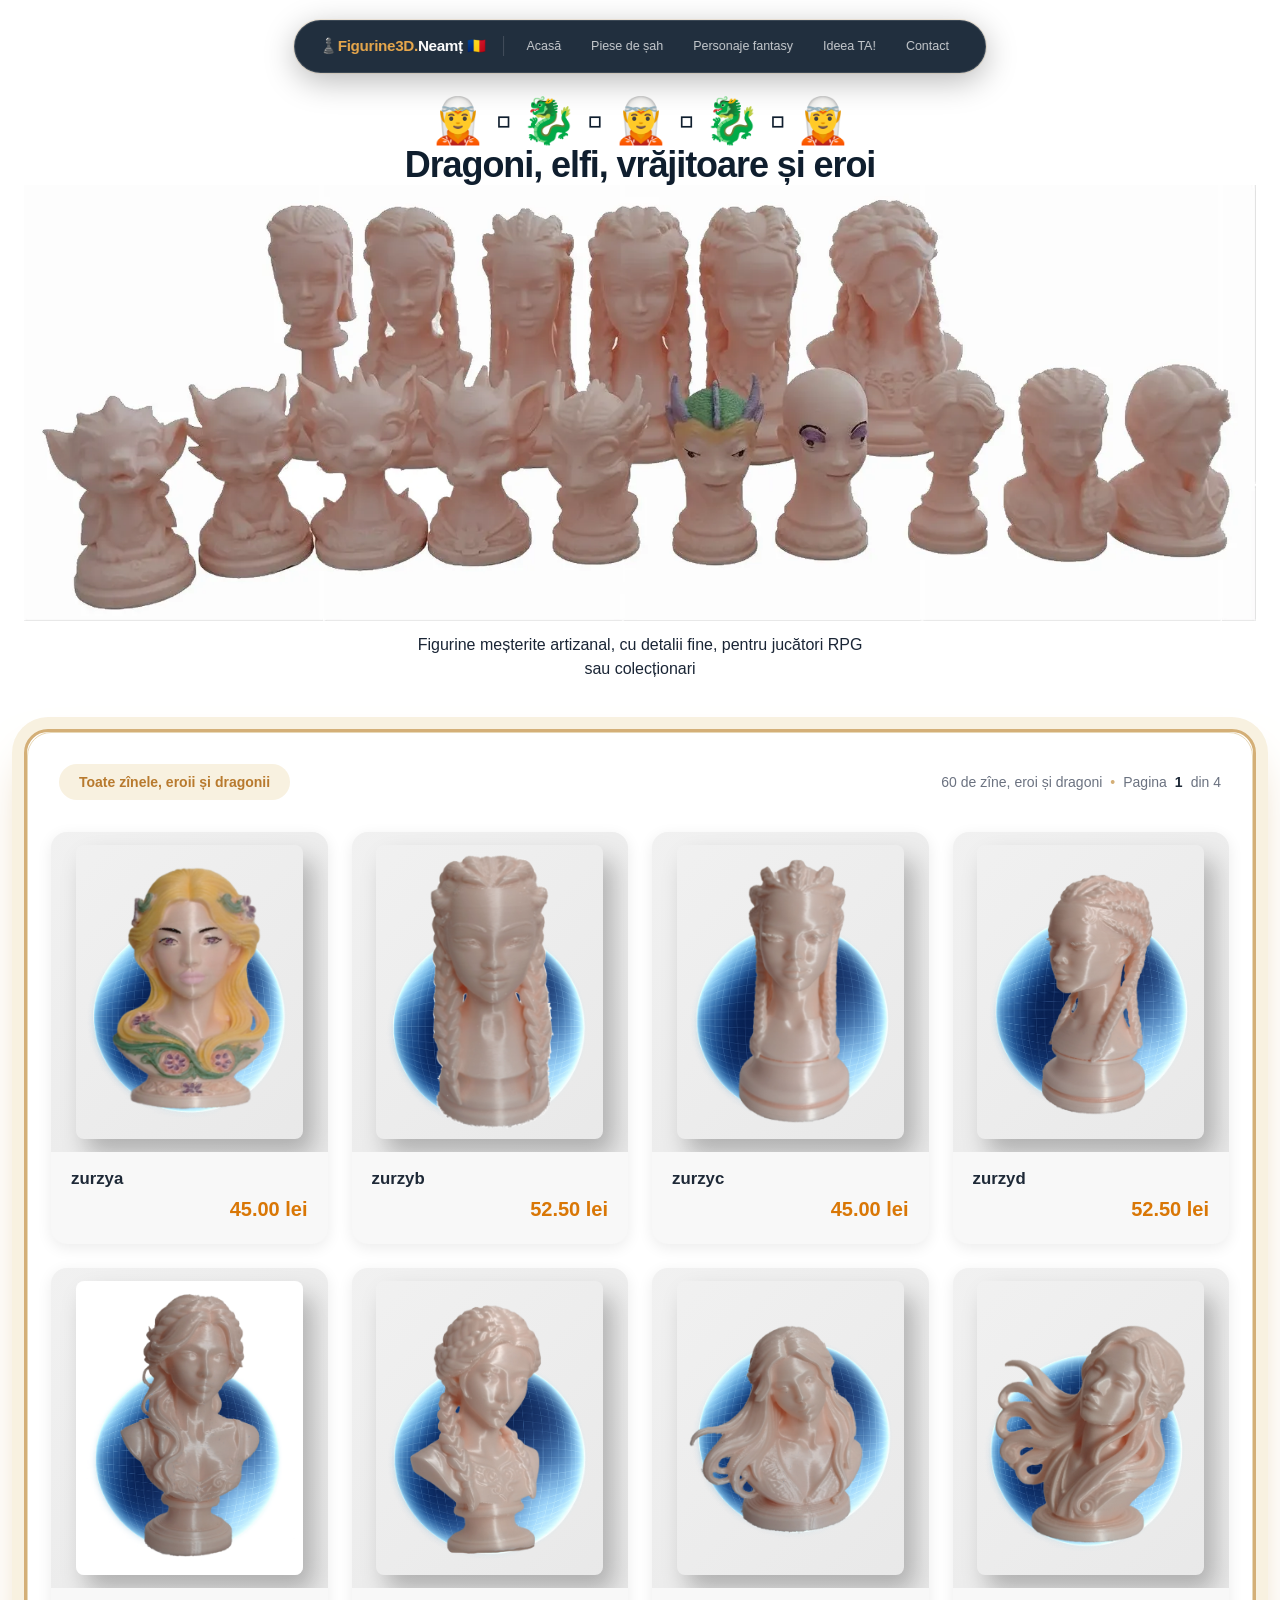
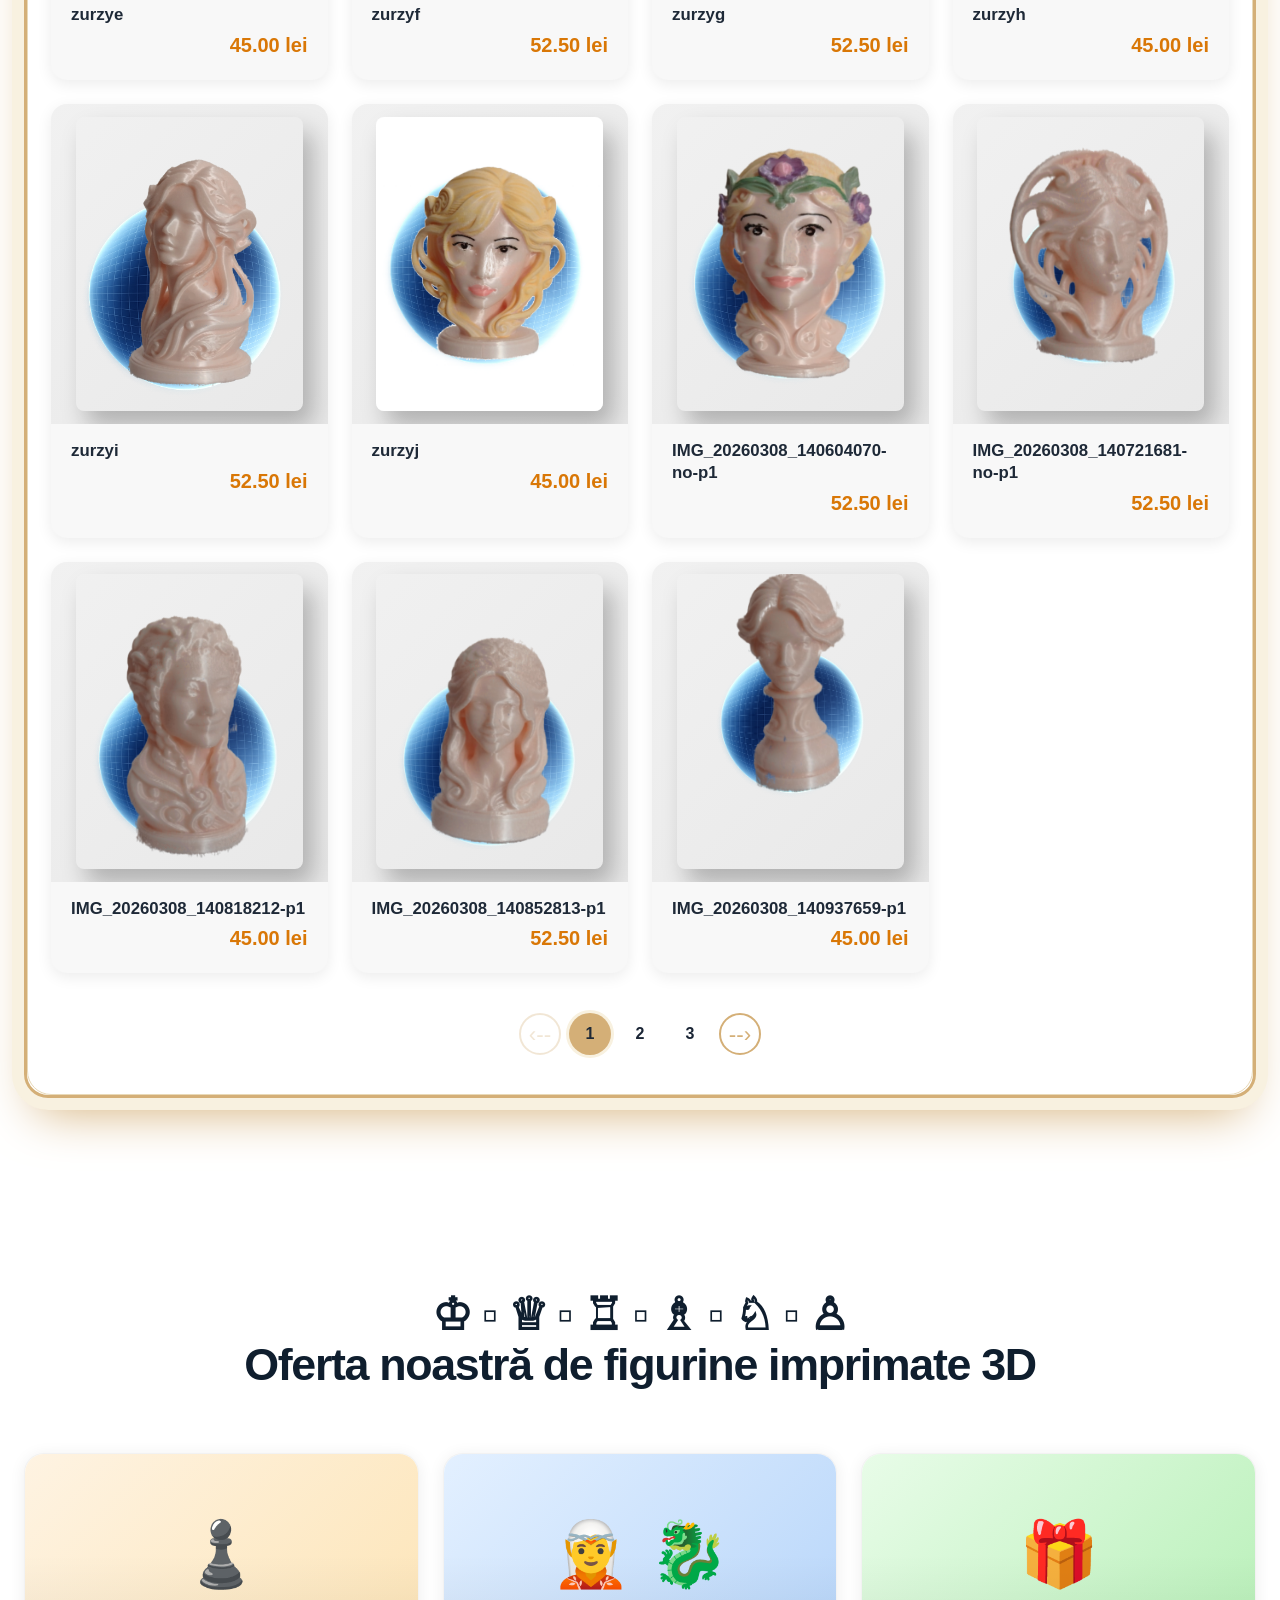
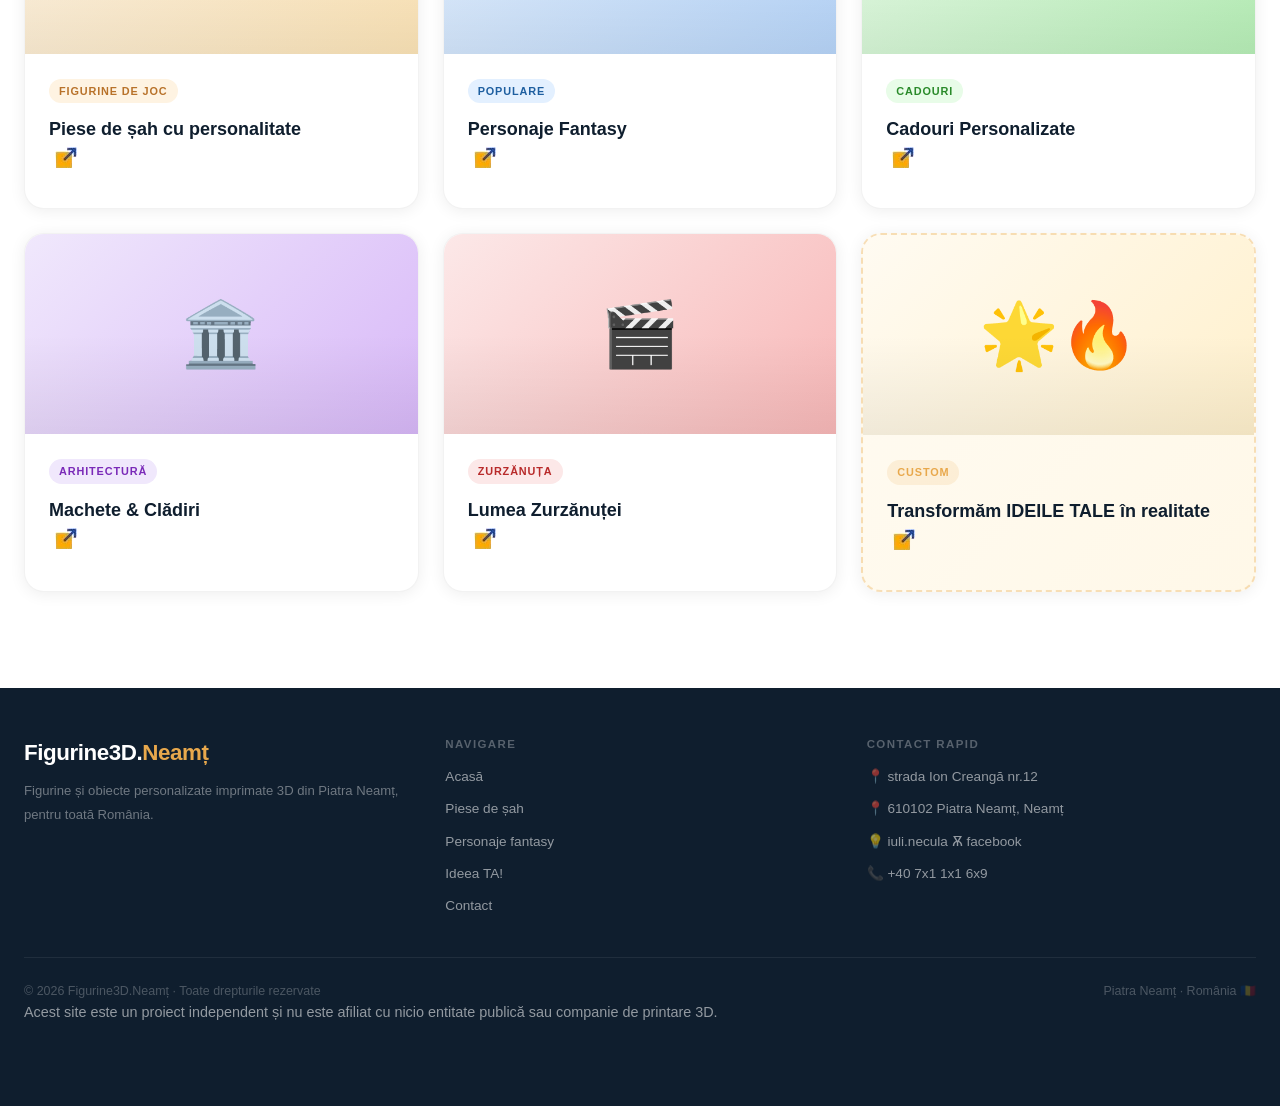
<file: figurine.html>
<!DOCTYPE html>

<html lang="ro"><head><meta http-equiv="Content-Type" content="text/html; charset=UTF-8">
    
  <meta name="viewport" content="width=device-width, initial-scale=1.0">
  <title>Personaje fantasy imprimate 3D în Piatra Neamț | Figurine3D Neamț</title>
  <meta name="description" content="Realizăm piese de șah imprimate 3D în Piatra Neamț. Figurine personalizate, seturi unice și cadouri creative.">
  <meta name="keywords" content="piese sah 3D, imprimare 3D Piatra Neamt, figurine 3D, set sah 3D, sah personalizat, printare 3D Neamt">
  <meta name="robots" content="index, follow">

    <!-- Open Graph pentru Facebook / WhatsApp -->
  <meta property="og:title" content="Personaje fantasy imprimate 3D în Piatra Neamț – modele personalizate" />
  <meta property="og:description" content="Atelier 3D în Piatra Neamț – piese de șah, personaje fantasy și obiecte personalizate imprimate și pictate manual." />
  <meta property="og:image" content="https://figurine3d.page.gd/img/imprimare_piese_sah_3D.webp" />
  <meta property="og:url" content="https://figurine3d.page.gd/" />
  <meta property="og:type" content="website" />
  <meta property="og:locale" content="ro_RO" />

    <!-- Twitter Card -->
  <meta name="twitter:card" content="summary_large_image" />
  <meta name="twitter:title" content="Personaje fantasy 3D Imprimate Piatra Neamț" />
  <meta name="twitter:description" content="Figurine 3D artizanale – de la șah la dragoni!" />
  <meta name="twitter:image" content="https://figurine3d.page.gd/img/imprimare_piese_sah_3D.webp" />
	
  <link rel="icon" type="image/svg+xml" href="./css/favicon.svg">
  <link rel="stylesheet" href="./css/style.css">
  <link rel="stylesheet" href="./css/figurine.css">
  <script src="./css/resource"></script><style type="text/css" id="operaUserStyle"></style><style type="text/css" id="operaUserStyle"></style>

  <script type="application/ld+json">
  {
    "@context": "https://schema.org",
    "@type": "LocalBusiness",
    "name": "Figurine3D Neamț",
    "image": "https://figurine3d.page.gd/img/imprimare_piese_sah_3D.webp",
    "address": {
      "@type": "PostalAddress",
      "addressLocality": "Piatra Neamț",
      "addressRegion": "Neamț",
      "addressCountry": "RO"
    },
    "url": "https://figurine3d.page.gd",
    "description": "Atelier de imprimare 3D în Piatra Neamț. Realizăm artizanal piese de șah, figurine și obiecte personalizate."
    "areaServed": "Piatra Neamț"
  }
  </script>

</head>
<body>

<!-- ══════════════════════════════════════
     FLOATING NAVIGATION
══════════════════════════════════════ -->
<nav id="float-nav" role="navigation" aria-label="Navigare principală" class="scrolled">
    <div class="nav-logo">♟️Figurine3D.<span>Neamț 🇷🇴</span></div>
    <div class="nav-divider"></div>
    <a href="../index.html" class="nav-link desktop-only">Acasă</a>
    <a href="../index.html#produse" class="nav-link desktop-only">Piese de șah</a>
    <a href="../figurine.html" class="nav-link desktop-only">Personaje fantasy</a>
    <a href="../index.html#despre" class="nav-link desktop-only">Ideea TA!</a>
    <a href="../contact.html" class="nav-link desktop-only">Contact</a>
    <button id="nav-toggle" aria-label="Deschide meniu" aria-expanded="false">
        <span></span><span></span><span></span>
    </button>
</nav>

<!-- Mobile Dropdown -->
<div id="nav-mobile" role="menu">
    <a href="../index.html" class="nav-link" role="menuitem">🏠 Acasă</a>
    <a href="../index.html#produse" class="nav-link" role="menuitem">🎨 Seturi șah</a>
    <a href="../figurine.html" class="nav-link" role="menuitem">👤 Fantasy</a>
    <a href="../index.html#despre" class="nav-link" role="menuitem">⚙️ IdeeaTA</a>
    <a href="../contact.html" class="nav-link" role="menuitem">✉️ Contact</a>
</div>

<!-- SECTIUNEA PRODUSE -->
<section id="produse" class="py-24 bg-white">
    <div class="container mx-auto px-6">
        <div class="text-center mb-12 reveal visible">
            <div class="section-title">🧝 ▫ 🐉 ▫ 🧝 ▫ 🐉 ▫ 🧝</div>
            <h2 class="section-title text-4xl">Dragoni, elfi, vrăjitoare și eroi</h2>
	     <img src="imgFigurine/pozaLUNGA.webp" alt="figurine 3D imprimate 3D in Piatra Neamt">
            <p class="text-muted mt-3 max-w-md mx-auto">Figurine meșterite artizanal, cu detalii fine, pentru jucători RPG sau colecționari</p>
        </div>

        <!-- FRAME -->
        <div class="catalog-frame">
            <!-- Header mic (All + eventual filtre) -->
            <div class="flex items-center justify-between mb-8 px-2">
                <div class="flex items-center gap-3">
                    <span class="px-5 py-2 bg-[#f8f1e0] text-[#b87a2e] text-sm font-semibold rounded-3xl">Toate zînele, eroii și dragonii</span>
                </div>
                <div class="text-sm text-gray-500 flex items-center gap-2">
                    60 de zîne, eroi și dragoni
                    <span class="text-[#d4af77]">•</span>
                    Pagina <span id="current-page-display" class="font-bold text-[#1e2937]">1</span> din 4
                </div>
            </div>

            <!-- GRID FIGURINE -->
            <div id="books-grid" class="grid gap-6"></div>

            <!-- PAGINARE -->
            <div id="pagination" class="pagination"></div>
        </div>
    </div>
</section>


<!-- ══════════════════════════════════════
     PRODUSE
══════════════════════════════════════ -->
<section id="produse" class="py-24 bg-white">
    <div class="container mx-auto px-6">
        <div class="text-center mb-16 reveal visible">
            <div class="section-title">♔︎ ▫ ♕︎ ▫ ♖︎ ▫ ♗︎ ▫ ♘︎ ▫ ♙︎</div>
            <h2 class="section-title">Oferta noastră de figurine imprimate 3D</h2>
        </div>
        <div class="grid grid-cols-1 sm:grid-cols-2 lg:grid-cols-3 gap-6">

            <div class="product-card reveal visible">
                <a href="../contact.html"><div class="card-img" style="background:linear-gradient(135deg,#fef3e2,#fde5b8);">♟️</div></a>
                <div class="p-6">
                    <span class="tag" style="background:#fef3e2;color:#b8722a;">Figurine de joc</span>
                    <h3 class="font-bold text-lg mt-3 mb-2" style="font-family:&#39;Outfit&#39;,sans-serif;color:var(--navy)"><a href="../contact.html">Piese de șah cu personalitate<img src="img/extern.webp" alt="extern"></a></h3>
                </div>
            </div>

            <div class="product-card reveal visible" style="transition-delay:0.1s">
                <a href="../figurine.html"><div class="card-img" style="background:linear-gradient(135deg,#e3f0ff,#b8d6fa);">🧝 🐉</div></a>
                <div class="p-6">
                    <span class="tag" style="background:#e3f0ff;color:#1e5fa0;">Populare</span>
                    <h3 class="font-bold text-lg mt-3 mb-2" style="font-family:&#39;Outfit&#39;,sans-serif;color:var(--navy)"><a href="../figurine.html">Personaje Fantasy<img src="img/extern.webp" alt="extern"></a></h3>
                </div>
            </div>

            <div class="product-card reveal visible" style="transition-delay:0.2s">
                <a href="../contact.html"><div class="card-img" style="background:linear-gradient(135deg,#e8fce8,#b8f0b8);">🎁</div></a>
                <div class="p-6">
                    <span class="tag" style="background:#e8fce8;color:#2a8a2a;">Cadouri</span>
                    <h3 class="font-bold text-lg mt-3 mb-2" style="font-family:&#39;Outfit&#39;,sans-serif;color:var(--navy)"><a href="../contact.html">Cadouri Personalizate<img src="img/extern.webp" alt="extern"></a></h3>
                </div>
            </div>

            <div class="product-card reveal visible" style="transition-delay:0.1s">
                <a href="../contact.html"><div class="card-img" style="background:linear-gradient(135deg,#f0e8fc,#d8b8f8);">🏛️</div></a>
                <div class="p-6">
                    <span class="tag" style="background:#f0e8fc;color:#7a2ab8;">Arhitectură</span>
                    <h3 class="font-bold text-lg mt-3 mb-2" style="font-family:&#39;Outfit&#39;,sans-serif;color:var(--navy)"><a href="../contact.html">Machete &amp; Clădiri<img src="img/extern.webp" alt="extern"></a></h3>
                </div>
            </div>

            <div class="product-card reveal visible" style="transition-delay:0.2s">
                <a href="../contact.html"><div class="card-img" style="background:linear-gradient(135deg,#fce8e8,#f8b8b8);">🎬</div></a>
                <div class="p-6">
                    <span class="tag" style="background:#fce8e8;color:#b82a2a;">Zurzănuța</span>
                    <h3 class="font-bold text-lg mt-3 mb-2" style="font-family:&#39;Outfit&#39;,sans-serif;color:var(--navy)"><a href="../contact.html">Lumea Zurzănuței<img src="img/extern.webp" alt="extern"></a></h3>
                </div>
            </div>

            <div class="product-card reveal visible" style="transition-delay:0.3s;border:2px dashed rgba(232,168,76,0.35);background:linear-gradient(135deg,#fffbf2,#fff8e8);">
                <a href="../contact.html"><div class="card-img" style="background:linear-gradient(135deg,#fffbf2,#fff0cc);">🌟🔥</div></a>
                <div class="p-6">
                    <span class="tag" style="background:rgba(232,168,76,0.15);color:var(--accent);">Custom</span>
                    <h3 class="font-bold text-lg mt-3 mb-2" style="font-family:&#39;Outfit&#39;,sans-serif;color:var(--navy)"><a href="../contact.html">Transformăm IDEILE TALE în realitate<img src="img/extern.webp" alt="extern"></a></h3>
                </div>
            </div>

        </div>
    </div>
</section>




<!-- ══════════════════════════════════════
     FOOTER
══════════════════════════════════════ -->
<footer>
    <div class="container mx-auto px-6 py-12">
        <div class="grid sm:grid-cols-2 md:grid-cols-3 gap-8 mb-10">
            <div>
                <div style="font-family:&#39;Outfit&#39;,sans-serif;font-weight:900;font-size:1.4rem;color:#fff;letter-spacing:-0.02em;margin-bottom:10px;">Figurine3D.<span style="color:var(--accent)">Neamț</span></div>
                <p style="font-size:0.82rem;line-height:1.8;color:rgba(255,255,255,0.4);">Figurine și obiecte personalizate imprimate 3D din Piatra Neamț, pentru toată România.</p>
            </div>
            <div>
                <div style="font-size:0.72rem;font-weight:700;letter-spacing:0.12em;color:rgba(255,255,255,0.3);text-transform:uppercase;margin-bottom:14px;">Navigare</div>
                <div class="flex flex-col gap-3">
                    <a href="../index.html" style="font-size:0.85rem;color:rgba(255,255,255,0.55);text-decoration:none;transition:color 0.2s;" onmouseover="this.style.color=&#39;#e8a84c&#39;" onmouseout="this.style.color=&#39;rgba(255,255,255,0.55)&#39;">Acasă</a>
                    <a href="../index.html#produse" style="font-size:0.85rem;color:rgba(255,255,255,0.55);text-decoration:none;transition:color 0.2s;" onmouseover="this.style.color=&#39;#e8a84c&#39;" onmouseout="this.style.color=&#39;rgba(255,255,255,0.55)&#39;">Piese de șah</a>
                    <a href="../index.html#proces" style="font-size:0.85rem;color:rgba(255,255,255,0.55);text-decoration:none;transition:color 0.2s;" onmouseover="this.style.color=&#39;#e8a84c&#39;" onmouseout="this.style.color=&#39;rgba(255,255,255,0.55)&#39;">Personaje fantasy</a>
                    <a href="../index.html#despre" style="font-size:0.85rem;color:rgba(255,255,255,0.55);text-decoration:none;transition:color 0.2s;" onmouseover="this.style.color=&#39;#e8a84c&#39;" onmouseout="this.style.color=&#39;rgba(255,255,255,0.55)&#39;">Ideea TA!</a>
                    <a href="../contact.html" style="font-size:0.85rem;color:rgba(255,255,255,0.55);text-decoration:none;transition:color 0.2s;" onmouseover="this.style.color=&#39;#e8a84c&#39;" onmouseout="this.style.color=&#39;rgba(255,255,255,0.55)&#39;">Contact</a>
                </div>
            </div>
            <div>
                <div style="font-size:0.72rem;font-weight:700;letter-spacing:0.12em;color:rgba(255,255,255,0.3);text-transform:uppercase;margin-bottom:14px;">Contact rapid</div>
                <div class="flex flex-col gap-3">
                    <span style="font-size:0.85rem;color:rgba(255,255,255,0.55);">📍 strada Ion Creangă nr.12</span>
                    <span style="font-size:0.85rem;color:rgba(255,255,255,0.55);">📍 610102 Piatra Neamț, Neamț</span>
                    <a href="https://www.facebook.com/iuli.necula" style="font-size:0.85rem;color:rgba(255,255,255,0.55);text-decoration:none;">💡 iuli.necula Ѫ facebook</a>
                    <a href="tel:+407x11x16x9" style="font-size:0.85rem;color:rgba(255,255,255,0.55);text-decoration:none;">📞 +40 7x1 1x1 6x9</a>
                </div>
            </div>
        </div>
        <div style="border-top:1px solid rgba(255,255,255,0.07);padding-top:24px;display:flex;flex-wrap:wrap;justify-content:space-between;align-items:center;gap:12px;">
            <span style="font-size:0.78rem;color:rgba(255,255,255,0.25);">© 2026 Figurine3D.Neamț · Toate drepturile rezervate</span>
            <span style="font-size:0.78rem;color:rgba(255,255,255,0.25);">Piatra Neamț · România 🇷🇴</span>
        </div>
<p style="color:rgba(255,255,255,0.55);font-size:0.9rem;line-height:1.8;margin-bottom:32px;">Acest site este un proiect independent și nu este afiliat cu nicio entitate publică sau companie de printare 3D.</p>
    </div>
</footer>


<!-- ══════════════════════════════════════
     JAVASCRIPT
══════════════════════════════════════ -->
<script src="./css/figurine.js"></script>
<script src="./css/scroll.js"></script>


</body></html>
</file>
<file: css/style.css>
:root {
     --navy: #0f1e2e;
     --slate: #1e3a5f;
     --accent: #e8a84c;
     --accent2: #4cc9e8;
     --light: #f4f6f9;
     --card: #ffffff;
     --text: #1a2535;
     --muted: #6b7a8f;
 }

 * { box-sizing: border-box; margin: 0; padding: 0; }

 html { scroll-behavior: smooth; }

 body {
     font-family: 'Plus Jakarta Sans', sans-serif;
     background: var(--light);
     color: var(--text);
     overflow-x: hidden;
 }

 /* ─── FLOATING NAV ─── */
 #float-nav {
     position: fixed;
     top: 20px;
     left: 50%;
     transform: translateX(-50%);
     z-index: 1000;
     background: rgba(15, 30, 46, 0.92);
     backdrop-filter: blur(16px);
     -webkit-backdrop-filter: blur(16px);
     border: 1px solid rgba(255,255,255,0.12);
     border-radius: 60px;
     padding: 10px 24px;
     display: flex;
     align-items: center;
     gap: 6px;
     box-shadow: 0 8px 32px rgba(0,0,0,0.28), 0 0 0 1px rgba(232,168,76,0.15);
     transition: all 0.35s cubic-bezier(0.4,0,0.2,1);
     max-width: calc(100vw - 32px);
 }

 #float-nav.scrolled {
     box-shadow: 0 12px 48px rgba(0,0,0,0.45), 0 0 0 1px rgba(232,168,76,0.25);
     background: rgba(15, 30, 46, 0.97);
 }

 .nav-logo {
     font-family: 'Outfit', sans-serif;
     font-weight: 900;
     font-size: 0.95rem;
     color: var(--accent);
     letter-spacing: -0.02em;
     white-space: nowrap;
     margin-right: 8px;
 }

 .nav-logo span { color: #ffffff; }

 .nav-divider {
     width: 1px;
     height: 20px;
     background: rgba(255,255,255,0.15);
     margin: 0 4px;
 }

 .nav-link {
     font-family: 'Plus Jakarta Sans', sans-serif;
     font-size: 0.78rem;
     font-weight: 500;
     color: rgba(255,255,255,0.75);
     text-decoration: none;
     padding: 6px 12px;
     border-radius: 40px;
     transition: all 0.2s ease;
     white-space: nowrap;
 }

 .nav-link:hover {
     background: rgba(232,168,76,0.15);
     color: var(--accent);
 }

 .nav-link.active {
     background: var(--accent);
     color: var(--navy);
     font-weight: 700;
 }

 /* Hamburger */
 #nav-toggle {
     display: none;
     flex-direction: column;
     gap: 4px;
     cursor: pointer;
     padding: 4px;
     margin-left: 8px;
 }

 #nav-toggle span {
     display: block;
     width: 20px;
     height: 2px;
     background: rgba(255,255,255,0.8);
     border-radius: 2px;
     transition: all 0.3s ease;
 }

 #nav-toggle.open span:nth-child(1) { transform: translateY(6px) rotate(45deg); }
 #nav-toggle.open span:nth-child(2) { opacity: 0; }
 #nav-toggle.open span:nth-child(3) { transform: translateY(-6px) rotate(-45deg); }

 /* Mobile dropdown */
 #nav-mobile {
     display: none;
     position: fixed;
     top: 72px;
     left: 50%;
     transform: translateX(-50%);
     z-index: 999;
     background: rgba(15, 30, 46, 0.97);
     backdrop-filter: blur(16px);
     border: 1px solid rgba(255,255,255,0.12);
     border-radius: 20px;
     padding: 12px;
     flex-direction: column;
     gap: 4px;
     min-width: 200px;
     box-shadow: 0 16px 48px rgba(0,0,0,0.4);
     animation: dropIn 0.25s cubic-bezier(0.4,0,0.2,1);
 }

 #nav-mobile.visible { display: flex; }

 @keyframes dropIn {
     from { opacity: 0; transform: translateX(-50%) translateY(-10px); }
     to   { opacity: 1; transform: translateX(-50%) translateY(0); }
 }

 #nav-mobile .nav-link {
     font-size: 0.85rem;
     padding: 10px 16px;
 }

 /* ─── HERO ─── */
 #hero {
     min-height: 100vh;
     background: linear-gradient(135deg, var(--navy) 0%, #162840 40%, #1e3a5f 100%);
     position: relative;
     display: flex;
     align-items: center;
     overflow: hidden;
 }

 .hero-grid {
     position: absolute;
     inset: 0;
     background-image:
         linear-gradient(rgba(76,201,232,0.06) 1px, transparent 1px),
         linear-gradient(90deg, rgba(76,201,232,0.06) 1px, transparent 1px);
     background-size: 48px 48px;
 }

 .hero-glow {
     position: absolute;
     width: 600px;
     height: 600px;
     border-radius: 50%;
     background: radial-gradient(circle, rgba(232,168,76,0.15) 0%, transparent 70%);
     top: -100px;
     right: -100px;
     animation: pulse 6s ease-in-out infinite;
 }

 .hero-glow2 {
     position: absolute;
     width: 400px;
     height: 400px;
     border-radius: 50%;
     background: radial-gradient(circle, rgba(76,201,232,0.12) 0%, transparent 70%);
     bottom: -80px;
     left: -80px;
     animation: pulse 8s ease-in-out infinite 2s;
 }

 @keyframes pulse {
     0%, 100% { transform: scale(1); opacity: 1; }
     50%       { transform: scale(1.1); opacity: 0.7; }
 }

 .hero-content { position: relative; z-index: 2; }

 .badge {
     display: inline-flex;
     align-items: center;
     gap: 8px;
     background: rgba(232,168,76,0.15);
     border: 1px solid rgba(232,168,76,0.4);
     border-radius: 40px;
     padding: 6px 16px;
     font-size: 0.75rem;
     font-weight: 600;
     color: var(--accent);
     letter-spacing: 0.08em;
     text-transform: uppercase;
     margin-bottom: 24px;
 }

 .badge::before {
     content: '';
     width: 6px; height: 6px;
     border-radius: 50%;
     background: var(--accent);
     animation: blink 2s infinite;
 }

 @keyframes blink {
     0%, 100% { opacity: 1; }
     50%       { opacity: 0.3; }
 }

 h1.hero-title {
     font-family: 'Outfit', sans-serif;
     font-weight: 500;
     font-size: clamp(2.15rem, 5.4vw, 4.4rem);
     line-height: 1.05;
     color: #ffffff;
     letter-spacing: -0.025em;
 }


 h1.hero-title .accent { color: var(--accent); }
 h1.hero-title .accent2 { color: var(--accent2); }

 .hero-sub {
     font-size: clamp(0.95rem, 2vw, 1.15rem);
     color: rgba(255,255,255,0.6);
     font-weight: 300;
     max-width: 520px;
     line-height: 1.75;
 }


.hero-flex {
    display: flex;
    align-items: center;
    gap: 10px;
}

.hero-image {
    flex: 1;
    display: flex;
    justify-content: flex-start;
    position: relative;
}

/* GLOW în spate */
.hero-image::before {
    content: '';
    position: absolute;
    width: 450px;
    height: 450px;
    background: radial-gradient(circle, rgba(232,168,76,0.35) 0%, rgba(76,201,232,0.25) 40%, transparent 70%);
    filter: blur(60px);
    z-index: 0;
    top: 50%;
    left: 40%;
    transform: translate(-50%, -50%);
}

/* imagine */
.hero-image img {
    position: relative;
    z-index: 1;
    max-width: 420px;
    width: 60%;
    height: auto;
    border-radius: 20px;
    box-shadow: 0 20px 60px rgba(0,0,0,0.4);
    transition: transform 0.4s ease;
}

/* hover efect */
.hero-image img:hover {
    transform: scale(1.05) rotate(-1deg);
}

/* Textul */
.hero-flex .max-w-3xl {
    flex: 1;
}

/* Responsive (pe telefon imaginea sus) */
@media (max-width: 768px) {
    .hero-flex {
        flex-direction: column;
        text-align: center;
    }

    .hero-image {
        justify-content: center;
    }
}


 .btn-primary {
     display: inline-flex;
     align-items: center;
     gap: 10px;
     background: var(--accent);
     color: var(--navy);
     font-family: 'Outfit', sans-serif;
     font-weight: 700;
     font-size: 0.9rem;
     padding: 14px 28px;
     border-radius: 50px;
     text-decoration: none;
     transition: all 0.25s ease;
     letter-spacing: 0.02em;
     box-shadow: 0 4px 24px rgba(232,168,76,0.35);
 }

 .btn-primary:hover {
     background: #f0b85e;
     transform: translateY(-2px);
     box-shadow: 0 8px 32px rgba(232,168,76,0.5);
 }

 .btn-secondary {
     display: inline-flex;
     align-items: center;
     gap: 10px;
     background: transparent;
     color: #ffffff;
     font-family: 'Outfit', sans-serif;
     font-weight: 600;
     font-size: 0.9rem;
     padding: 14px 28px;
     border-radius: 50px;
     text-decoration: none;
     border: 1px solid rgba(255,255,255,0.25);
     transition: all 0.25s ease;
 }

 .btn-secondary:hover {
     border-color: rgba(255,255,255,0.6);
     background: rgba(255,255,255,0.08);
     transform: translateY(-2px);
 }

/* Buton muzică sub poză */
.music-btn-container {
    text-align: center;
    margin-top: 25px;
}

.music-btn {
    display: inline-flex;
    align-items: center;
    gap: 10px;
    background: rgba(232, 168, 76, 0.95);
    color: var(--navy);
    font-family: 'Outfit', sans-serif;
    font-weight: 700;
    font-size: 0.92rem;
    padding: 12px 26px;
    border-radius: 50px;
    border: none;
    cursor: pointer;
    box-shadow: 0 6px 20px rgba(232, 168, 76, 0.4);
    transition: all 0.3s ease;
}

.music-btn:hover {
    background: #f0b85e;
    transform: translateY(-3px);
    box-shadow: 0 10px 30px rgba(232, 168, 76, 0.55);
}

.music-btn.playing {
    background: #4cc9e8;
    color: white;
    box-shadow: 0 6px 20px rgba(76, 201, 232, 0.4);
}

#music-icon {
    font-size: 1.4rem;
    transition: transform 0.4s ease;
}

.music-btn.playing #music-icon {
    animation: musicPulse 1.2s infinite alternate;
}

@keyframes musicPulse {
    from { transform: scale(1); }
    to   { transform: scale(1.25); }
}

 /* ─── STATS BAR ─── */
 .stats-bar {
     background: #ffffff;
     border-top: 3px solid var(--accent);
     box-shadow: 0 -4px 32px rgba(0,0,0,0.08);
 }

 .stat-item {
     text-align: center;
     padding: 28px 20px;
     border-right: 1px solid rgba(0,0,0,0.07);
 }

 .stat-item:last-child { border-right: none; }

 .stat-num {
     font-family: 'Outfit', sans-serif;
     font-weight: 900;
     font-size: 2rem;
     color: var(--slate);
     letter-spacing: -0.03em;
 }

 .stat-num .acc { color: var(--accent); }
 .stat-label {
     font-size: 0.75rem;
     color: var(--muted);
     font-weight: 500;
     text-transform: uppercase;
     letter-spacing: 0.08em;
     margin-top: 4px;
 }

 /* ─── SECTIONS ─── */
 section { scroll-margin-top: 80px; }

 .section-label {
     font-size: 0.72rem;
     font-weight: 700;
     letter-spacing: 0.14em;
     text-transform: uppercase;
     color: var(--accent);
     margin-bottom: 12px;
 }

 .section-title {
     font-family: 'Outfit', sans-serif;
     font-weight: 800;
     font-size: clamp(1.8rem, 4vw, 2.8rem);
     color: var(--navy);
     letter-spacing: -0.03em;
     line-height: 1.1;
 }

 /* ─── PRODUCT CARDS ─── */
 .product-card {
     background: #ffffff;
     border-radius: 20px;
     overflow: hidden;
     box-shadow: 0 2px 16px rgba(0,0,0,0.07);
     transition: all 0.3s cubic-bezier(0.4,0,0.2,1);
     border: 1px solid rgba(0,0,0,0.05);
 }

 .product-card:hover {
     transform: translateY(-6px);
     box-shadow: 0 16px 48px rgba(0,0,0,0.14);
 }

 .card-img {
     width: 100%;
     height: 200px;
     display: flex;
     align-items: center;
     justify-content: center;
     font-size: 4rem;
     position: relative;
     overflow: hidden;
 }

 .card-img::after {
     content: '';
     position: absolute;
     inset: 0;
     background: linear-gradient(to bottom, transparent 50%, rgba(0,0,0,0.06));
 }

 .tag {
     display: inline-block;
     font-size: 0.68rem;
     font-weight: 700;
     letter-spacing: 0.08em;
     text-transform: uppercase;
     padding: 4px 10px;
     border-radius: 20px;
 }

 /* ─── PROCESS ─── */
 .process-step {
     display: flex;
     gap: 20px;
     align-items: flex-start;
 }

 .step-num {
     font-family: 'Outfit', sans-serif;
     font-weight: 900;
     font-size: 3.5rem;
     color: rgba(30,58,95,0.12);
     line-height: 1;
     min-width: 60px;
     transition: color 0.3s;
 }

 .process-step:hover .step-num { color: rgba(232,168,76,0.4); }

 /* ─── CONTACT ─── */
 .contact-card {
     background: var(--navy);
     border-radius: 24px;
     padding: 48px;
     position: relative;
     overflow: hidden;
     border: 1px solid rgba(255,255,255,0.08);
 }

 .contact-card::before {
     content: '';
     position: absolute;
     top: -80px; right: -80px;
     width: 300px; height: 300px;
     border-radius: 50%;
     background: radial-gradient(circle, rgba(232,168,76,0.15) 0%, transparent 70%);
 }

 .input-field {
     width: 100%;
     background: rgba(255,255,255,0.07);
     border: 1px solid rgba(255,255,255,0.15);
     border-radius: 12px;
     padding: 14px 18px;
     color: #ffffff;
     font-family: 'Plus Jakarta Sans', sans-serif;
     font-size: 0.9rem;
     outline: none;
     transition: border-color 0.2s;
 }

 .input-field::placeholder { color: rgba(255,255,255,0.35); }
 .input-field:focus { border-color: var(--accent); }

 /* ─── FOOTER ─── */
 footer {
     background: var(--navy);
     color: rgba(255,255,255,0.5);
     font-size: 0.82rem;
 }

 /* ─── SCROLL ANIMATION ─── */
 .reveal {
     opacity: 0;
     transform: translateY(28px);
     transition: opacity 0.65s ease, transform 0.65s cubic-bezier(0.4,0,0.2,1);
 }

 .reveal.visible {
     opacity: 1;
     transform: translateY(0);
 }

 /* ─── RESPONSIVE ─── */
 @media (max-width: 768px) {
     .nav-link.desktop-only { display: none; }
     .nav-divider { display: none; }
     #nav-toggle { display: flex; }

     .stat-item { border-right: none; border-bottom: 1px solid rgba(0,0,0,0.07); }
     .stat-item:last-child { border-bottom: none; }

     .contact-card { padding: 28px 20px; }

     #float-nav { padding: 10px 16px; }
     .nav-logo { font-size: 0.85rem; }
 }

 @media (max-width: 480px) {
     h1.hero-title { font-size: 2.4rem; }
 }
</file>
<file: css/figurine.css>
/* ─── FRAME PRINCIPAL ─── */
.catalog-frame {
    max-width: 1400px;
    margin: 0 auto;
    background: #fff;
    border: 3px solid #d4af77;
    border-radius: 24px;
    box-shadow: 
        0 0 0 12px #f8f1e0,
        0 25px 50px -12px rgb(212 175 119);
    padding: 32px 24px 40px;
    position: relative;
}

.catalog-frame::before {
    content: '';
    position: absolute;
    inset: 0;
    border: 1px solid #e8d9b8;
    border-radius: 24px;
    pointer-events: none;
}

/* Grid figurine 3D */
#books-grid {
    display: grid;
    gap: 24px;
}

/* Responsive */
@media (min-width: 1366px) {
    #books-grid {
grid-template-columns: repeat(5, 1fr); /* 5 cărți pe rând */
    }
}
@media (max-width: 1365px) and (min-width: 1024px) {
    #books-grid { grid-template-columns: repeat(4, 1fr); }
}
@media (max-width: 1023px) and (min-width: 768px) {
    #books-grid { grid-template-columns: repeat(3, 1fr); }
}
@media (max-width: 767px) {
    #books-grid { grid-template-columns: repeat(2, 1fr); }
}

/* Card figurina 3D */
.book-card {
    background: #f8f8f8;
    border-radius: 16px;
    overflow: hidden;
    transition: all 0.3s cubic-bezier(0.4, 0, 0.2, 1);
    box-shadow: 0 4px 15px rgba(0, 0, 0, 0.08);
}

.book-card:hover {
    transform: translateY(-8px);
    box-shadow: 0 20px 40px rgba(0, 0, 0, 0.15);
}

.book-cover-container {
    height: 320px;
    background: linear-gradient(135deg, #f1f1f1, #e8e8e8);
    display: flex;
    align-items: center;
    justify-content: center;
    position: relative;
    overflow: hidden;
}

.book-cover-container img {
    width: 82%;
    height: 92%;
    object-fit: cover;
    border-radius: 8px;
    box-shadow: 10px 15px 25px rgba(0, 0, 0, 0.25);
    transition: transform 0.4s cubic-bezier(0.34, 1.56, 0.64, 1);
}

.book-card:hover img {
    transform: scale(1.12); /* mărește imaginea la hover */
}

.book-info {
    padding: 16px 20px 20px;
}

.book-title {
    font-family: 'Outfit', sans-serif;
    font-size: 1.05rem;
    font-weight: 700;
    color: #1e2937;
    line-height: 1.3;
    margin-bottom: 4px;
}

.book-price {
    font-family: 'Outfit', sans-serif;
    font-size: 1.25rem;
    font-weight: 800;
    color: #d97706;
    text-align: right;
}

/* Paginare */
.pagination {
    display: flex;
    align-items: center;
    justify-content: center;
    gap: 8px;
    margin-top: 40px;
    flex-wrap: wrap;
}

.page-btn {
    width: 42px;
    height: 42px;
    display: flex;
    align-items: center;
    justify-content: center;
    border-radius: 50%;
    font-weight: 700;
    font-size: 1rem;
    transition: all 0.2s;
}

.page-btn.active {
    background: #d4af77;
    color: #1e2937;
    box-shadow: 0 0 0 3px #f8f1e0;
}

.page-btn:hover:not(.active) {
    background: #f1e8d0;
}

.arrow-btn {
    width: 42px;
    height: 42px;
    border-radius: 50%;
    background: #fff;
    border: 2px solid #d4af77;
    color: #d4af77;
    display: flex;
    align-items: center;
    justify-content: center;
    font-size: 1.4rem;
    transition: all 0.2s;
}

.arrow-btn:hover {
    background: #d4af77;
    color: #fff;
}

.arrow-btn:disabled {
    opacity: 0.3;
    cursor: not-allowed;
}
</file>
